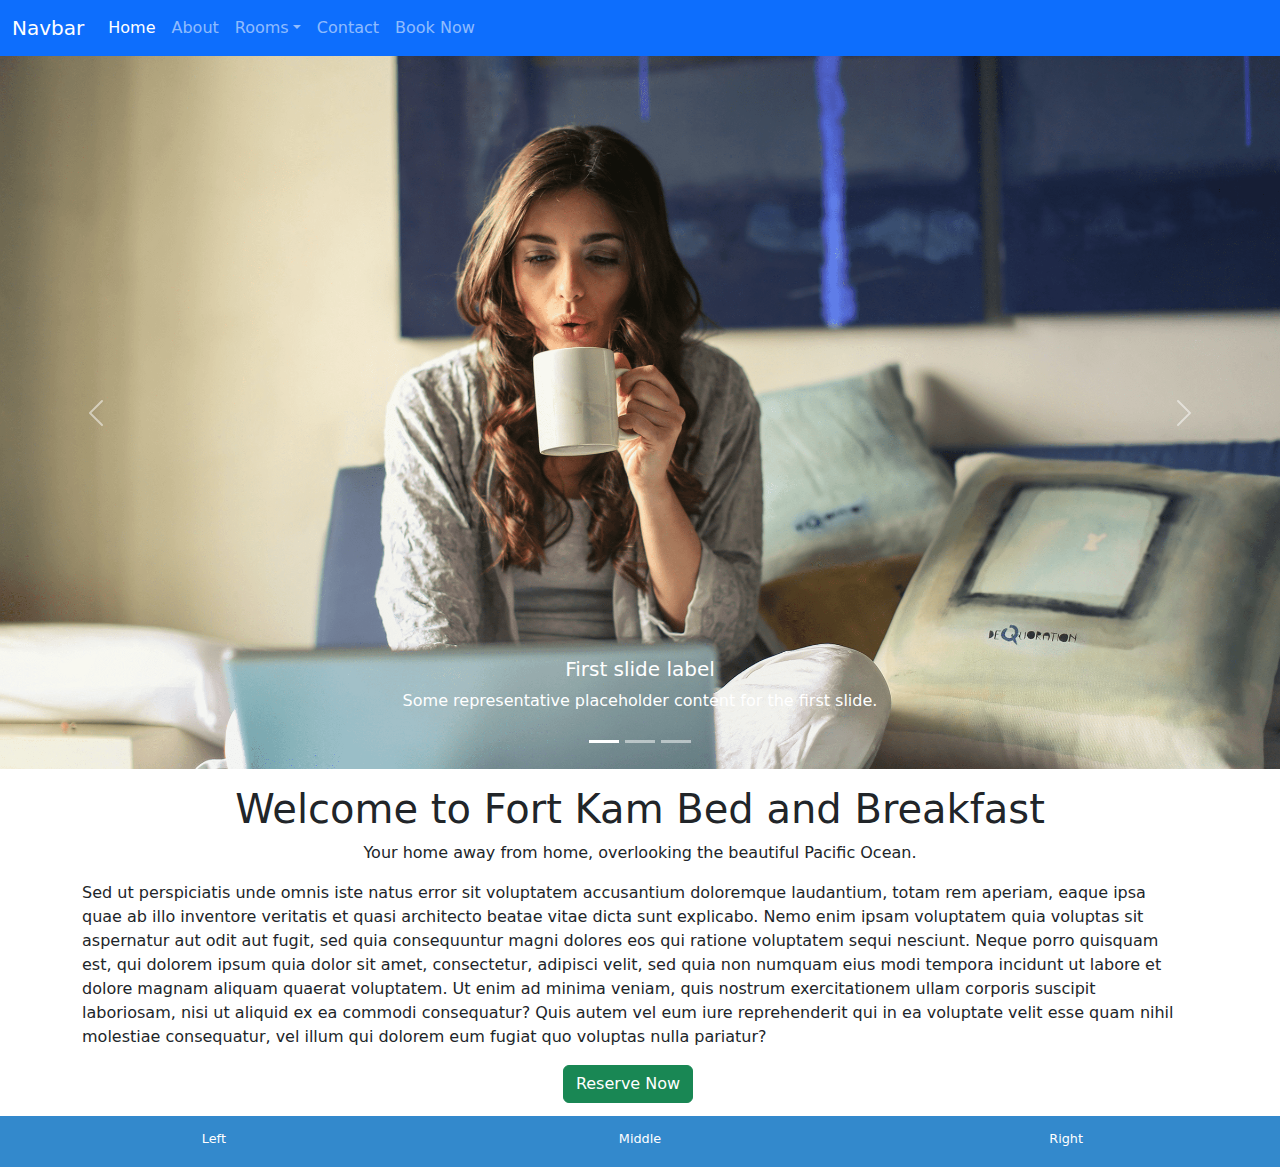
<file: html-source/index.html>
<!doctype html> 
<html lang="en">
<head> 
	<meta charset="utf-8">
	<meta name="viewport" content="width=device-width, initial-scale=1">  <meta charset="utf-8">
	<meta name="viewport" content="width=device-width, initial-scale=1">
	<title>Fort Kam B&B</title>
	<style>
		.my-footer {
			height: 4em;
			background-color: #3389CC;
			margin-top: 1em;
			padding: 1em;
			color: #FFFFFF;
			font-size: 80%;

		}
	</style>
	<!-- Bootstrap CSS Source -->
	<link href="https://cdn.jsdelivr.net/npm/bootstrap@5.3.3/dist/css/bootstrap.min.css" rel="stylesheet" integrity="sha384-QWTKZyjpPEjISv5WaRU9OFeRpok6YctnYmDr5pNlyT2bRjXh0JMhjY6hW+ALEwIH" crossorigin="anonymous">
</head>

<body>
<nav class="navbar navbar-expand-lg navbar-dark bg-primary">
  <div class="container-fluid">
    <a class="navbar-brand" href="#">Navbar</a>
    <button class="navbar-toggler" type="button" data-bs-toggle="collapse" data-bs-target="#navbarSupportedContent" aria-controls="navbarSupportedContent" aria-expanded="false" aria-label="Toggle navigation">
    	<span class="navbar-toggler-icon"></span>
    </button>
    <div class="collapse navbar-collapse" id="navbarSupportedContent">
    	<ul class="navbar-nav me-auto mb-2 mb-lg-0">
	        <li class="nav-item">
	        	<a class="nav-link active" aria-current="page" href="index.html">Home</a>
	        </li>
	        <li class="nav-item">
	        	<a class="nav-link" href="about.html">About</a>
	        </li>
	        <li class="nav-item dropdown">
	        	<a class="nav-link dropdown-toggle" href="#" role="button" data-bs-toggle="dropdown" aria-expanded="false">
	            Rooms</a>
		        <ul class="dropdown-menu">
		            <li><a class="dropdown-item" href="generals.html">Generals Quarters</a></li>
		            <li><a class="dropdown-item" href="majors.html">Majors Suite</a></li>
		        </ul>
	        </li>
	        <li class="nav-item">
	        	<a class="nav-link" href="contacts.html">Contact</a>
	        </li>
	        <li class="nav-item">
	        	<a class="nav-link" href="reservation.html">Book Now</a>
	        </li>
      	</ul>
    </div>
  </div>
</nav>

<!-- Main Carousel -->
<div id="main-carousel" class="carousel slide carousel-fade">
	<div class="carousel-indicators">
	    <button type="button" data-bs-target="#main-carousel" data-bs-slide-to="0" class="active" aria-current="true" aria-label="Slide 1"></button>
	    <button type="button" data-bs-target="#main-carousel" data-bs-slide-to="1" aria-label="Slide 2"></button>
	    <button type="button" data-bs-target="#main-carousel" data-bs-slide-to="2" aria-label="Slide 3"></button>
	</div>
	<div class="carousel-inner">
	    <div class="carousel-item active">
	      	<img src="static/images/woman-laptop.png" class="d-block w-100" alt="woman with laptop">
	      	<div class="carousel-caption d-none d-md-block">
	        	<h5>First slide label</h5>
	        	<p>Some representative placeholder content for the first slide.</p>
	      	</div>
	    </div>
	    <div class="carousel-item">
	      	<img src="static/images/tray.png" class="d-block w-100" alt="tray with coffee">
	      	<div class="carousel-caption d-none d-md-block">
	        	<h5>Second slide label</h5>
	        	<p>Some representative placeholder content for the second slide.</p>
	      	</div>
	    </div>
	    	<div class="carousel-item">
	     	<img src="static/images/outside.png" class="d-block w-100" alt="outside">
	      	<div class="carousel-caption d-none d-md-block">
	        	<h5>Third slide label</h5>
	        	<p>Some representative placeholder content for the third slide.</p>
      		</div>
    	</div>
  	</div>
  	<button class="carousel-control-prev" type="button" data-bs-target="#main-carousel" data-bs-slide="prev">
    	<span class="carousel-control-prev-icon" aria-hidden="true"></span>
    	<span class="visually-hidden">Previous</span>
  	</button>
  	<button class="carousel-control-next" type="button" data-bs-target="#main-carousel" data-bs-slide="next">
    	<span class="carousel-control-next-icon" aria-hidden="true"></span>
    	<span class="visually-hidden">Next</span>
  	</button>
</div>
		
<div class="container">
	<div class="row">
		<div class="col">
			<h1 class="text-center mt-3"> Welcome to Fort Kam Bed and Breakfast</h1>
			<p class="text-center">Your home away from home, overlooking the beautiful Pacific Ocean. 
		</div>
		<div class="row">
			<p>
			Sed ut perspiciatis unde omnis iste natus error sit voluptatem accusantium doloremque laudantium, totam rem aperiam, eaque ipsa quae ab illo inventore veritatis et quasi architecto beatae vitae dicta sunt explicabo. Nemo enim ipsam voluptatem quia voluptas sit aspernatur aut odit aut fugit, sed quia consequuntur magni dolores eos qui ratione voluptatem sequi nesciunt. Neque porro quisquam est, qui dolorem ipsum quia dolor sit amet, consectetur, adipisci velit, sed quia non numquam eius modi tempora incidunt ut labore et dolore magnam aliquam quaerat voluptatem. Ut enim ad minima veniam, quis nostrum exercitationem ullam corporis suscipit laboriosam, nisi ut aliquid ex ea commodi consequatur? Quis autem vel eum iure reprehenderit qui in ea voluptate velit esse quam nihil molestiae consequatur, vel illum qui dolorem eum fugiat quo voluptas nulla pariatur?
			</p>
		</div>
		<div class="row">
			<div class="col text-center">
				<a href="reservation.html" class="btn btn-success">Reserve Now</a>
			</div>
		</div>
	</div>
</div>



<!-- Footer -->

<footer class="my-footer text-center">
	<div class="row">
		<div class="col">
			Left
		</div>
		<div class="col">
			Middle
		</div>
		<div class="col">
			Right
		</div>
	</div>
</footer>


<!-- Bootstrap JS Source -->
<script src="https://cdn.jsdelivr.net/npm/bootstrap@5.3.3/dist/js/bootstrap.bundle.min.js" integrity="sha384-YvpcrYf0tY3lHB60NNkmXc5s9fDVZLESaAA55NDzOxhy9GkcIdslK1eN7N6jIeHz" crossorigin="anonymous"></script>

</body>
</html>
</file>
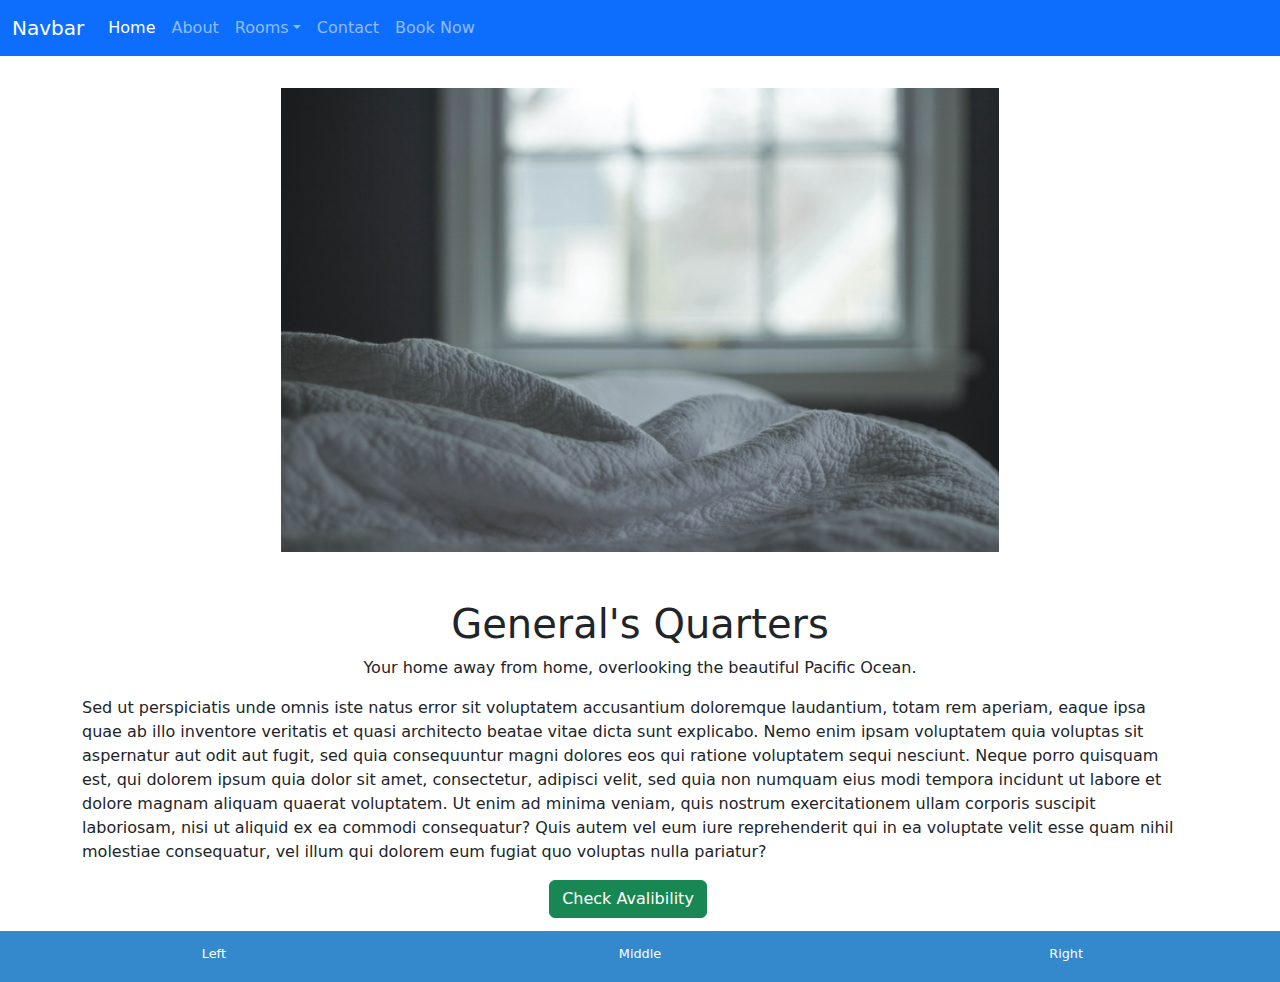
<file: html-source/generals.html>
<!doctype html> 
<html lang="en">
<head> 
	<meta charset="utf-8">
	<meta name="viewport" content="width=device-width, initial-scale=1">  <meta charset="utf-8">
	<meta name="viewport" content="width=device-width, initial-scale=1">
	<!-- Bootstrap CSS Source -->
	<link href="https://cdn.jsdelivr.net/npm/bootstrap@5.3.3/dist/css/bootstrap.min.css" rel="stylesheet" integrity="sha384-QWTKZyjpPEjISv5WaRU9OFeRpok6YctnYmDr5pNlyT2bRjXh0JMhjY6hW+ALEwIH" crossorigin="anonymous">
	<title>Fort Kam B&B</title>
	<style>
		.my-footer {
			height: 4em;
			background-color: #3389CC;
			margin-top: 1em;
			padding: 1em;
			color: #FFFFFF;
			font-size: 80%;

		}

		.room-image {
			max-width: 70%;
			padding: 2em;

		}
	</style>
	
</head>

<body>
<nav class="navbar navbar-expand-lg navbar-dark bg-primary">
  <div class="container-fluid">
    <a class="navbar-brand" href="#">Navbar</a>
    <button class="navbar-toggler" type="button" data-bs-toggle="collapse" data-bs-target="#navbarSupportedContent" aria-controls="navbarSupportedContent" aria-expanded="false" aria-label="Toggle navigation">
    	<span class="navbar-toggler-icon"></span>
    </button>
    <div class="collapse navbar-collapse" id="navbarSupportedContent">
    	<ul class="navbar-nav me-auto mb-2 mb-lg-0">
	        <li class="nav-item">
	        	<a class="nav-link active" aria-current="page" href="index.html">Home</a>
	        </li>
	        <li class="nav-item">
	        	<a class="nav-link" href="about.html">About</a>
	        </li>
	        <li class="nav-item dropdown">
	        	<a class="nav-link dropdown-toggle" href="#" role="button" data-bs-toggle="dropdown" aria-expanded="false">
	            Rooms</a>
		        <ul class="dropdown-menu">
		            <li><a class="dropdown-item" href="generals.html">Generals Quarters</a></li>
		            <li><a class="dropdown-item" href="majors.html">Majors Suite</a></li>
		        </ul>
	        </li>
	        <li class="nav-item">
	        	<a class="nav-link" href="contacts.html">Contact</a>
	        </li>
	        <li class="nav-item">
	        	<a class="nav-link" href="reservation.html">Book Now</a>
	        </li>
      	</ul>
    </div>
  </div>
</nav>

		
<div class="container">
	<div class="row">
		<div class="col">
			<img src="static/images/generals-quarters.png" class="img-fluid mx-auto d-block room-image" alt="room image">
		</div>
	</div>
	<div class="row">
		<div class="col">
			<h1 class="text-center mt-3"> General's Quarters</h1>
			<p class="text-center">Your home away from home, overlooking the beautiful Pacific Ocean. 
		</div>
		<div class="row">
			<p>
			Sed ut perspiciatis unde omnis iste natus error sit voluptatem accusantium doloremque laudantium, totam rem aperiam, eaque ipsa quae ab illo inventore veritatis et quasi architecto beatae vitae dicta sunt explicabo. Nemo enim ipsam voluptatem quia voluptas sit aspernatur aut odit aut fugit, sed quia consequuntur magni dolores eos qui ratione voluptatem sequi nesciunt. Neque porro quisquam est, qui dolorem ipsum quia dolor sit amet, consectetur, adipisci velit, sed quia non numquam eius modi tempora incidunt ut labore et dolore magnam aliquam quaerat voluptatem. Ut enim ad minima veniam, quis nostrum exercitationem ullam corporis suscipit laboriosam, nisi ut aliquid ex ea commodi consequatur? Quis autem vel eum iure reprehenderit qui in ea voluptate velit esse quam nihil molestiae consequatur, vel illum qui dolorem eum fugiat quo voluptas nulla pariatur?
			</p>
		</div>
		<div class="row">
			<div class="col text-center">
				<a href="reservation-gq.html" class="btn btn-success">Check Avalibility</a>
			</div>
		</div>
	</div>
</div>



<!-- Footer -->

<footer class="my-footer text-center">
	<div class="row">
		<div class="col">
			Left
		</div>
		<div class="col">
			Middle
		</div>
		<div class="col">
			Right
		</div>
	</div>
</footer>


<!-- Bootstrap JS Source -->
<script src="https://cdn.jsdelivr.net/npm/bootstrap@5.3.3/dist/js/bootstrap.bundle.min.js" integrity="sha384-YvpcrYf0tY3lHB60NNkmXc5s9fDVZLESaAA55NDzOxhy9GkcIdslK1eN7N6jIeHz" crossorigin="anonymous"></script>

</body>
</html>
</file>
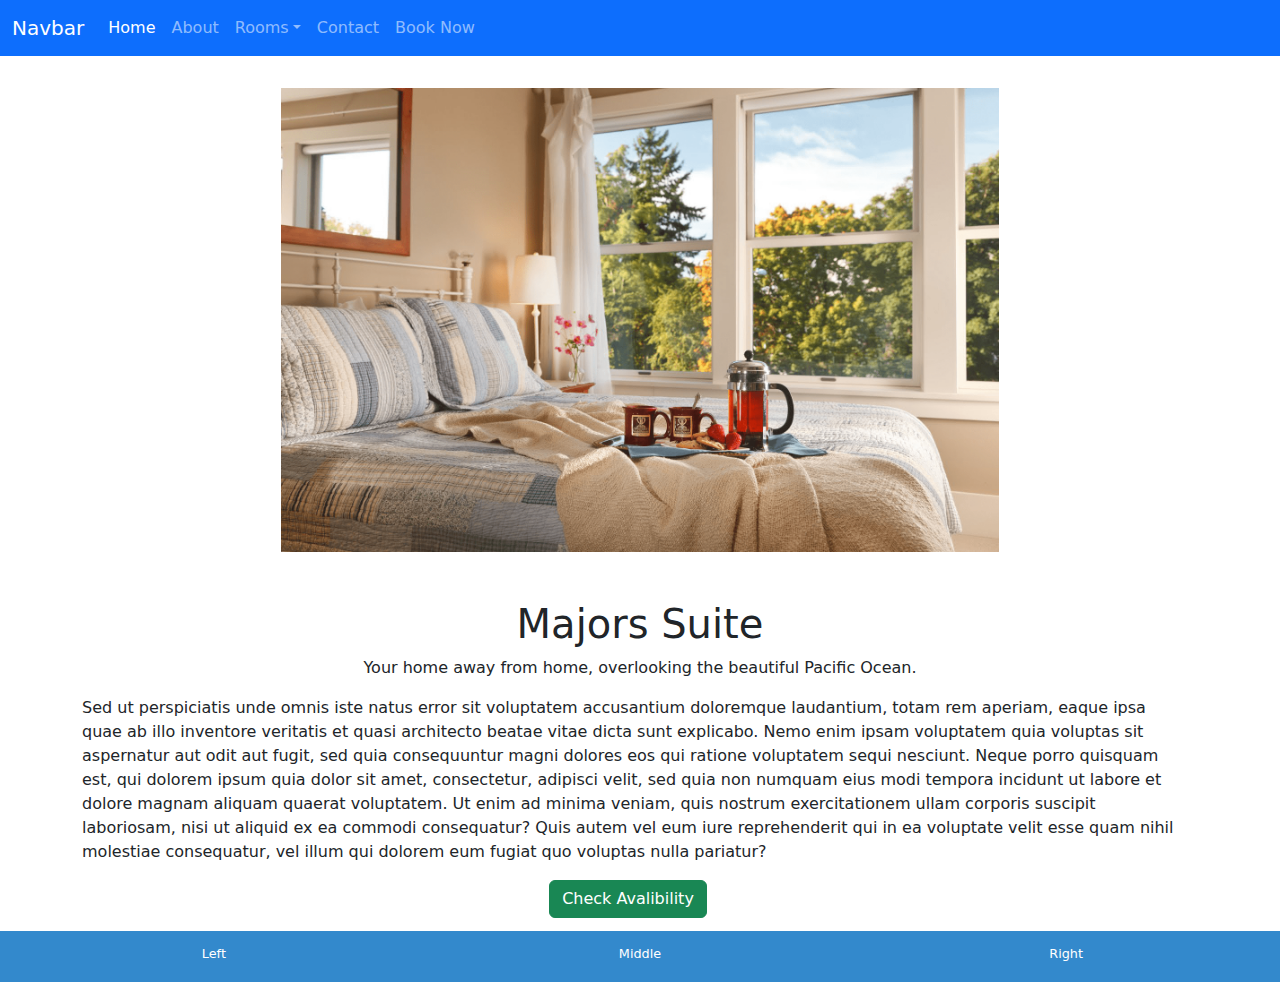
<file: html-source/majors.html>
<!doctype html> 
<html lang="en">
<head> 
	<meta charset="utf-8">
	<meta name="viewport" content="width=device-width, initial-scale=1">  <meta charset="utf-8">
	<meta name="viewport" content="width=device-width, initial-scale=1">
	<!-- Bootstrap CSS Source -->
	<link href="https://cdn.jsdelivr.net/npm/bootstrap@5.3.3/dist/css/bootstrap.min.css" rel="stylesheet" integrity="sha384-QWTKZyjpPEjISv5WaRU9OFeRpok6YctnYmDr5pNlyT2bRjXh0JMhjY6hW+ALEwIH" crossorigin="anonymous">
	<title>Fort Kam B&B</title>
	<style>
		.my-footer {
			height: 4em;
			background-color: #3389CC;
			margin-top: 1em;
			padding: 1em;
			color: #FFFFFF;
			font-size: 80%;

		}

		.room-image {
			max-width: 70%;
			padding: 2em;

		}
	</style>
	
</head>

<body>
<nav class="navbar navbar-expand-lg navbar-dark bg-primary">
  <div class="container-fluid">
    <a class="navbar-brand" href="#">Navbar</a>
    <button class="navbar-toggler" type="button" data-bs-toggle="collapse" data-bs-target="#navbarSupportedContent" aria-controls="navbarSupportedContent" aria-expanded="false" aria-label="Toggle navigation">
    	<span class="navbar-toggler-icon"></span>
    </button>
    <div class="collapse navbar-collapse" id="navbarSupportedContent">
    	<ul class="navbar-nav me-auto mb-2 mb-lg-0">
	        <li class="nav-item">
	        	<a class="nav-link active" aria-current="page" href="index.html">Home</a>
	        </li>
	        <li class="nav-item">
	        	<a class="nav-link" href="about.html">About</a>
	        </li>
	        <li class="nav-item dropdown">
	        	<a class="nav-link dropdown-toggle" href="#" role="button" data-bs-toggle="dropdown" aria-expanded="false">
	            Rooms</a>
		        <ul class="dropdown-menu">
		            <li><a class="dropdown-item" href="generals.html">Generals Quarters</a></li>
		            <li><a class="dropdown-item" href="majors.html">Major's Suite</a></li>
		        </ul>
	        </li>
	        <li class="nav-item">
	        	<a class="nav-link" href="contacts.html">Contact</a>
	        </li>
	        <li class="nav-item">
	        	<a class="nav-link" href="reservation.html">Book Now</a>
	        </li>
      	</ul>
    </div>
  </div>
</nav>

		
<div class="container">
	<div class="row">
		<div class="col">
			<img src="static/images/majors-suite.png" class="img-fluid mx-auto d-block room-image" alt="room image">
		</div>
	</div>
	<div class="row">
		<div class="col">
			<h1 class="text-center mt-3"> Majors Suite</h1>
			<p class="text-center">Your home away from home, overlooking the beautiful Pacific Ocean. 
		</div>
		<div class="row">
			<p>
			Sed ut perspiciatis unde omnis iste natus error sit voluptatem accusantium doloremque laudantium, totam rem aperiam, eaque ipsa quae ab illo inventore veritatis et quasi architecto beatae vitae dicta sunt explicabo. Nemo enim ipsam voluptatem quia voluptas sit aspernatur aut odit aut fugit, sed quia consequuntur magni dolores eos qui ratione voluptatem sequi nesciunt. Neque porro quisquam est, qui dolorem ipsum quia dolor sit amet, consectetur, adipisci velit, sed quia non numquam eius modi tempora incidunt ut labore et dolore magnam aliquam quaerat voluptatem. Ut enim ad minima veniam, quis nostrum exercitationem ullam corporis suscipit laboriosam, nisi ut aliquid ex ea commodi consequatur? Quis autem vel eum iure reprehenderit qui in ea voluptate velit esse quam nihil molestiae consequatur, vel illum qui dolorem eum fugiat quo voluptas nulla pariatur?
			</p>
		</div>
		<div class="row">
			<div class="col text-center">
				<a href="reservation-ms.html" class="btn btn-success">Check Avalibility</a>
			</div>
		</div>
	</div>
</div>



<!-- Footer -->

<footer class="my-footer text-center">
	<div class="row">
		<div class="col">
			Left
		</div>
		<div class="col">
			Middle
		</div>
		<div class="col">
			Right
		</div>
	</div>
</footer>


<!-- Bootstrap JS Source -->
<script src="https://cdn.jsdelivr.net/npm/bootstrap@5.3.3/dist/js/bootstrap.bundle.min.js" integrity="sha384-YvpcrYf0tY3lHB60NNkmXc5s9fDVZLESaAA55NDzOxhy9GkcIdslK1eN7N6jIeHz" crossorigin="anonymous"></script>

</body>
</html>
</file>
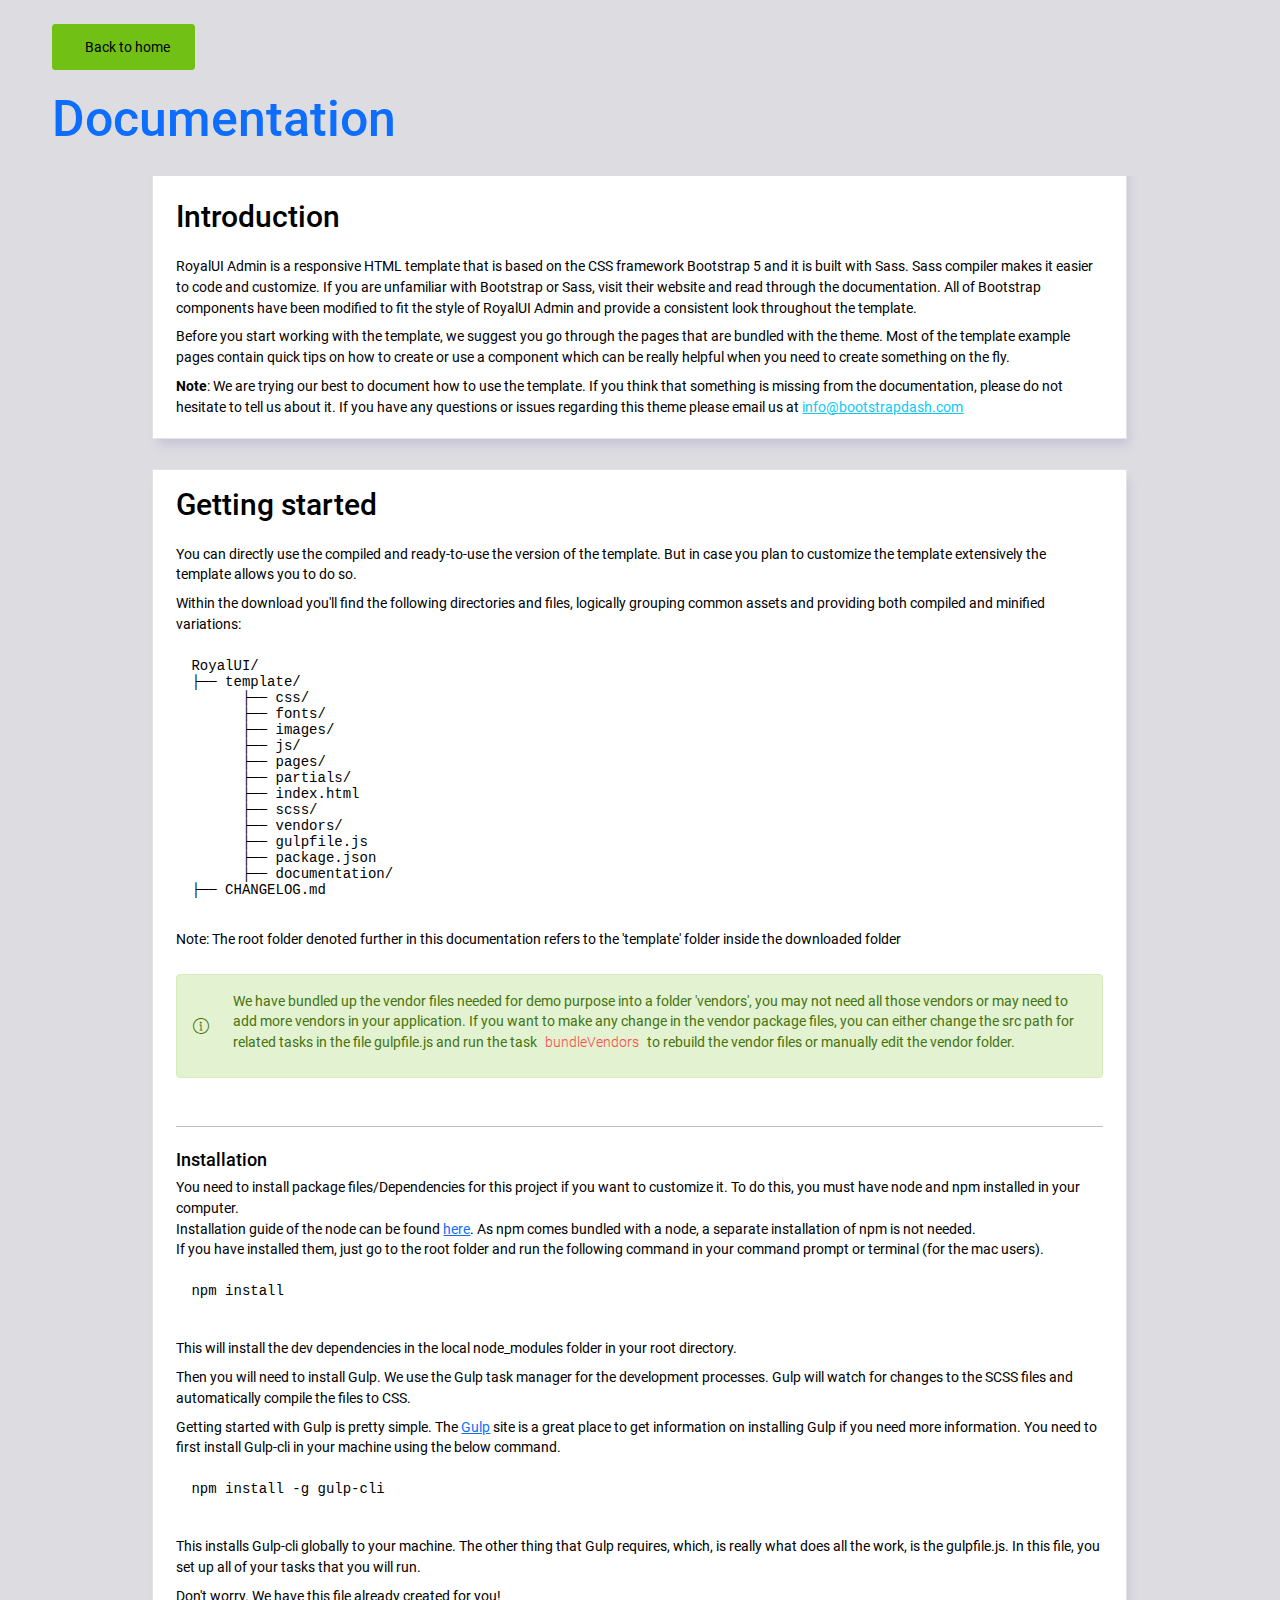
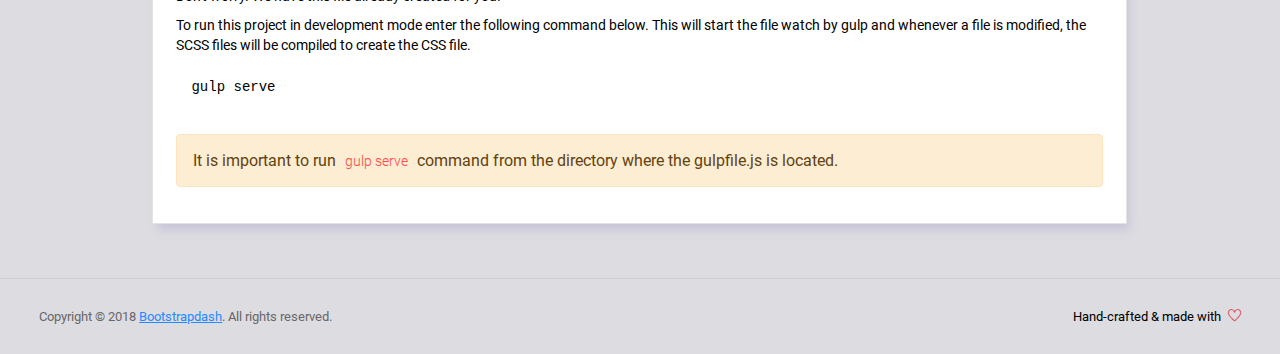
<file: static/admin/documentation/documentation.html>
<!DOCTYPE html>
<html lang="en">

<head>
  <!-- Required meta tags -->
  <meta charset="utf-8">
  <meta name="viewport" content="width=device-width, initial-scale=1, shrink-to-fit=no">
  <title>RoyalUI Admin Dashboard</title>
  <!-- plugins:css -->
  <link rel="stylesheet" href="../vendors/ti-icons/css/themify-icons.css">
  <link rel="stylesheet" href="../vendors/base/vendor.bundle.base.css">
  <!-- endinject -->
  <!-- plugin css for this page -->
  <!-- End plugin css for this page -->
  <!-- inject:css -->
  <link rel="stylesheet" href="../css/style.css">
  <!-- endinject -->
  <link rel="shortcut icon" href="../images/favicon.png" />
</head>

<body>
  <div class="container-scroller">
    <div class="container-fluid page-body-wrapper full-page-wrapper">
      <div class="main-panel w-100  documentation">
        <div class="content-wrapper">
          <div class="container-fluid">
            <div class="row">
              <div class="col-12 doc-header">
                <a class="btn btn-success" href="../index.html"><i class="mdi mdi-home me-2"></i>Back to home</a>
                <h1 class="text-primary mt-4">Documentation</h1>
              </div>
            </div>
            <div class="row doc-content">
              <div class="col-12 col-md-10 offset-md-1">
                <div class="col-12 grid-margin" id="doc-intro">
                    <div class="card">
                        <div class="card-body">
                            <h3 class="mb-4 mt-4">Introduction</h3>
                            <p>RoyalUI Admin is a responsive HTML template that is based on the CSS framework Bootstrap 5 and it is built with Sass. Sass compiler makes it easier to code and customize. If you are unfamiliar with Bootstrap or Sass, visit their
                                website and read through the documentation. All of Bootstrap components have been modified to fit the style of RoyalUI Admin and provide a consistent look throughout the template.</p>
                            <p>Before you start working with the template, we suggest you go through the pages that are bundled with the theme. Most of the template example pages contain quick tips on how to create or use a component which can
                                be really helpful when you need to create something on the fly.</p>
                            <p class="d-inline"><strong>Note</strong>: We are trying our best to document how to use the template. If you think that something is missing from the documentation, please do not hesitate to tell us about it. If you have any questions or issues regarding this theme please email us at <a class="d-inline text-info" href="mailto:info@bootstrapdash.com">info@bootstrapdash.com</a></p>
                        </div>
                    </div>
                </div>
                <div class="col-12 grid-margin" id="doc-started">
                    <div class="card">
                        <div class="card-body">
                            <h3 class="mb-4">Getting started</h3>
                            <p>You can directly use the compiled and ready-to-use the version of the template. But in case you plan to customize the template extensively the template allows you to do so.</p>
                            <p>Within the download you'll find the following directories and files, logically grouping common assets and providing both compiled and minified variations:</p>
                            <pre>
RoyalUI/
├── template/
      ├── css/
      ├── fonts/
      ├── images/
      ├── js/
      ├── pages/
      ├── partials/
      ├── index.html
      ├── scss/
      ├── vendors/
      ├── gulpfile.js
      ├── package.json                           
      ├── documentation/
├── CHANGELOG.md</pre>
                            <p class="mt-1">Note: The root folder denoted further in this documentation refers to the 'template' folder inside the downloaded folder</p>
                            <div class="alert alert-success mt-4 d-flex align-items-center" role="alert">
                              <i class="ti-info-alt me-4"></i>
                              <p>We have bundled up the vendor files needed for demo purpose into a folder 'vendors', you may not need all those vendors or may need to add more vendors in your application. If you want to make any change in the vendor package files, you can either change the src path for related tasks in the file gulpfile.js and run the task <code> bundleVendors </code> to rebuild the vendor files or manually edit the vendor folder.</p>
                            </div>
                            <hr class="mt-5">
                            <h4 class="mt-4">Installation</h4>
                            <p class="mb-0">
                              You need to install package files/Dependencies for this project if you want to customize it. To do this, you must have <span class="font-weight-bold">node and npm</span> installed in your computer.
                            </p>
                            <p class="mb-0">Installation guide of the node can be found <a href="https://nodejs.org/en/">here</a>. As npm comes bundled with a node, a separate installation of npm is not needed.</p>
                            <p>
                                If you have installed them, just go to the root folder and run the following command in your command prompt or terminal (for the mac users).
                            </p>
                            <pre class="shell-mode">
npm install</pre>
                            <p class="mt-4">
                              This will install the dev dependencies in the local <span class="font-weight-bold">node_modules</span> folder in your root directory.
                            </p>
                            <p class="mt-2">
                              Then you will need to install <span class="font-weight-bold">Gulp</span>. We use the Gulp task manager for the development processes. Gulp will watch for changes to the SCSS files and automatically compile the files to CSS.
                            </p>
                            <p>Getting started with Gulp is pretty simple. The <a href="https://gulpjs.com/" target="_blank">Gulp</a> site is a great place to get information on installing Gulp if you need more information. You need to first install Gulp-cli in your machine using the below command.</p>
                            <pre class="shell-mode">
npm install -g gulp-cli</pre>
                            <p class="mt-4">This installs Gulp-cli globally to your machine. The other thing that Gulp requires, which, is really what does all the work, is the gulpfile.js. In this file, you set up all of your tasks that you will run.</p>
                            <p>Don't worry. We have this file already created for you!</p>
                            <p>To run this project in development mode enter the following command below. This will start the file watch by gulp and whenever a file is modified, the SCSS files will be compiled to create the CSS file.</p>
<pre class="shell-mode">
gulp serve</pre>           
                            <div class="alert alert-warning mt-4" role="alert">
                              <i class="ti-info-alt-outline"></i>It is important to run <code>gulp serve</code> command from the directory where the gulpfile.js is located.
                            </div>
                        </div>
                    </div>
                </div>
              </div>
            </div>
          </div>
        </div>
        <!-- partial:../partials/_footer.html -->

        <footer class="footer">
          <div class="d-sm-flex justify-content-center justify-content-sm-between">
            <span class="text-muted text-center text-sm-left d-block d-sm-inline-block">Copyright © 2018 <a href="https://www.bootstrapdash.com/" target="_blank">Bootstrapdash</a>. All rights reserved.</span>
            <span class="float-none float-sm-right d-block mt-1 mt-sm-0 text-center">Hand-crafted & made with <i class="ti-heart text-danger ms-1"></i></span>
          </div>
        </footer>

        <!-- partial -->
      </div>
    </div>
  </div>
<!-- plugins:js -->
<script src="../vendors/base/vendor.bundle.base.js"></script>
<!-- endinject -->
<!-- inject:js -->
<script src="../js/off-canvas.js"></script>
<script src="../js/hoverable-collapse.js"></script>
<script src="../js/template.js"></script>
<script src="../js/todolist.js"></script>
<!-- endinject -->
<!-- Custom js for this page-->
<script src="../js/documentation.js"></script> 
<!-- End custom js for this page-->
</body>

</html>
</file>
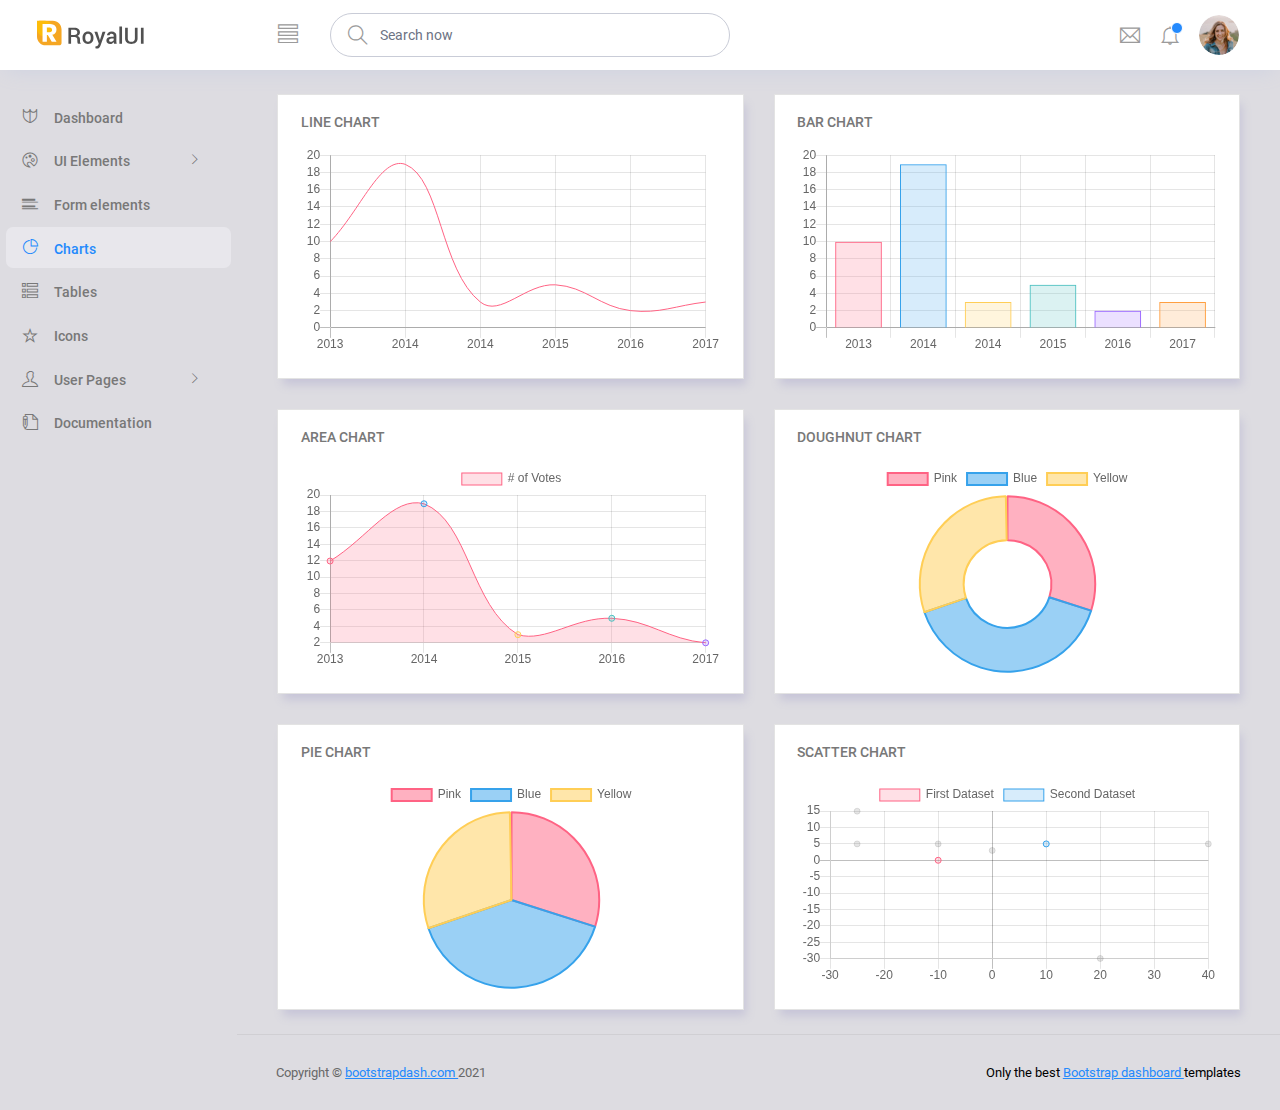
<file: static/admin/pages/charts/chartjs.html>
<!DOCTYPE html>
<html lang="en">

<head>
  <!-- Required meta tags -->
  <meta charset="utf-8">
  <meta name="viewport" content="width=device-width, initial-scale=1, shrink-to-fit=no">
  <title>RoyalUI Admin</title>
  <!-- plugins:css -->
  <link rel="stylesheet" href="../../vendors/ti-icons/css/themify-icons.css">
  <link rel="stylesheet" href="../../vendors/base/vendor.bundle.base.css">
  <!-- endinject -->
  <!-- inject:css -->
  <link rel="stylesheet" href="../../css/style.css">
  <!-- endinject -->
  <link rel="shortcut icon" href="../../images/favicon.png" />
</head>

<body>
  <div class="container-scroller">
    <!-- partial:../../partials/_navbar.html -->
    <nav class="navbar col-lg-12 col-12 p-0 fixed-top d-flex flex-row">
      <div class="text-center navbar-brand-wrapper d-flex align-items-center justify-content-center">
        <a class="navbar-brand brand-logo me-5" href="../../index.html"><img src="../../images/logo.svg" class="me-2" alt="logo"/></a>
        <a class="navbar-brand brand-logo-mini" href="../../index.html"><img src="../../images/logo-mini.svg" alt="logo"/></a>
      </div>
      <div class="navbar-menu-wrapper d-flex align-items-center justify-content-end">
        <button class="navbar-toggler navbar-toggler align-self-center" type="button" data-toggle="minimize">
          <span class="ti-view-list"></span>
        </button>
        <ul class="navbar-nav mr-lg-2">
          <li class="nav-item nav-search d-none d-lg-block">
            <div class="input-group">
              <div class="input-group-prepend hover-cursor" id="navbar-search-icon">
                <span class="input-group-text" id="search">
                  <i class="ti-search"></i>
                </span>
              </div>
              <input type="text" class="form-control" id="navbar-search-input" placeholder="Search now" aria-label="search" aria-describedby="search">
            </div>
          </li>
        </ul>
        <ul class="navbar-nav navbar-nav-right">
          <li class="nav-item dropdown me-1">
            <a class="nav-link count-indicator dropdown-toggle d-flex justify-content-center align-items-center" id="messageDropdown" href="#" data-bs-toggle="dropdown">
              <i class="ti-email mx-0"></i>
            </a>
            <div class="dropdown-menu dropdown-menu-right navbar-dropdown" aria-labelledby="messageDropdown">
              <p class="mb-0 font-weight-normal float-left dropdown-header">Messages</p>
              <a class="dropdown-item">
                <div class="item-thumbnail">
                    <img src="../../images/faces/face4.jpg" alt="image" class="profile-pic">
                </div>
                <div class="item-content flex-grow">
                  <h6 class="ellipsis font-weight-normal">David Grey
                  </h6>
                  <p class="font-weight-light small-text text-muted mb-0">
                    The meeting is cancelled
                  </p>
                </div>
              </a>
              <a class="dropdown-item">
                <div class="item-thumbnail">
                    <img src="../../images/faces/face2.jpg" alt="image" class="profile-pic">
                </div>
                <div class="item-content flex-grow">
                  <h6 class="ellipsis font-weight-normal">Tim Cook
                  </h6>
                  <p class="font-weight-light small-text text-muted mb-0">
                    New product launch
                  </p>
                </div>
              </a>
              <a class="dropdown-item">
                <div class="item-thumbnail">
                    <img src="../../images/faces/face3.jpg" alt="image" class="profile-pic">
                </div>
                <div class="item-content flex-grow">
                  <h6 class="ellipsis font-weight-normal"> Johnson
                  </h6>
                  <p class="font-weight-light small-text text-muted mb-0">
                    Upcoming board meeting
                  </p>
                </div>
              </a>
            </div>
          </li>
          <li class="nav-item dropdown">
            <a class="nav-link count-indicator dropdown-toggle" id="notificationDropdown" href="#" data-bs-toggle="dropdown">
              <i class="ti-bell mx-0"></i>
              <span class="count"></span>
            </a>
            <div class="dropdown-menu dropdown-menu-right navbar-dropdown" aria-labelledby="notificationDropdown">
              <p class="mb-0 font-weight-normal float-left dropdown-header">Notifications</p>
              <a class="dropdown-item">
                <div class="item-thumbnail">
                  <div class="item-icon bg-success">
                    <i class="ti-info-alt mx-0"></i>
                  </div>
                </div>
                <div class="item-content">
                  <h6 class="font-weight-normal">Application Error</h6>
                  <p class="font-weight-light small-text mb-0 text-muted">
                    Just now
                  </p>
                </div>
              </a>
              <a class="dropdown-item">
                <div class="item-thumbnail">
                  <div class="item-icon bg-warning">
                    <i class="ti-settings mx-0"></i>
                  </div>
                </div>
                <div class="item-content">
                  <h6 class="font-weight-normal">Settings</h6>
                  <p class="font-weight-light small-text mb-0 text-muted">
                    Private message
                  </p>
                </div>
              </a>
              <a class="dropdown-item">
                <div class="item-thumbnail">
                  <div class="item-icon bg-info">
                    <i class="ti-user mx-0"></i>
                  </div>
                </div>
                <div class="item-content">
                  <h6 class="font-weight-normal">New user registration</h6>
                  <p class="font-weight-light small-text mb-0 text-muted">
                    2 days ago
                  </p>
                </div>
              </a>
            </div>
          </li>
          <li class="nav-item nav-profile dropdown">
            <a class="nav-link dropdown-toggle" href="#" data-bs-toggle="dropdown" id="profileDropdown">
              <img src="../../images/faces/face28.jpg" alt="profile"/>
            </a>
            <div class="dropdown-menu dropdown-menu-right navbar-dropdown" aria-labelledby="profileDropdown">
              <a class="dropdown-item">
                <i class="ti-settings text-primary"></i>
                Settings
              </a>
              <a class="dropdown-item">
                <i class="ti-power-off text-primary"></i>
                Logout
              </a>
            </div>
          </li>
        </ul>
        <button class="navbar-toggler navbar-toggler-right d-lg-none align-self-center" type="button" data-toggle="offcanvas">
          <span class="ti-view-list"></span>
        </button>
      </div>
    </nav>
    <!-- partial -->
    <div class="container-fluid page-body-wrapper">
      <!-- partial:../../partials/_sidebar.html -->
      <nav class="sidebar sidebar-offcanvas" id="sidebar">
        <ul class="nav">
          <li class="nav-item">
            <a class="nav-link" href="../../index.html">
              <i class="ti-shield menu-icon"></i>
              <span class="menu-title">Dashboard</span>
            </a>
          </li>
          <li class="nav-item">
            <a class="nav-link" data-bs-toggle="collapse" href="#ui-basic" aria-expanded="false" aria-controls="ui-basic">
              <i class="ti-palette menu-icon"></i>
              <span class="menu-title">UI Elements</span>
              <i class="menu-arrow"></i>
            </a>
            <div class="collapse" id="ui-basic">
              <ul class="nav flex-column sub-menu">
                <li class="nav-item"> <a class="nav-link" href="../../pages/ui-features/buttons.html">Buttons</a></li>
                <li class="nav-item"> <a class="nav-link" href="../../pages/ui-features/typography.html">Typography</a></li>
              </ul>
            </div>
          </li>
          <li class="nav-item">
            <a class="nav-link" href="../../pages/forms/basic_elements.html">
              <i class="ti-layout-list-post menu-icon"></i>
              <span class="menu-title">Form elements</span>
            </a>
          </li>
          <li class="nav-item">
            <a class="nav-link" href="../../pages/charts/chartjs.html">
              <i class="ti-pie-chart menu-icon"></i>
              <span class="menu-title">Charts</span>
            </a>
          </li>
          <li class="nav-item">
            <a class="nav-link" href="../../pages/tables/basic-table.html">
              <i class="ti-view-list-alt menu-icon"></i>
              <span class="menu-title">Tables</span>
            </a>
          </li>
          <li class="nav-item">
            <a class="nav-link" href="../../pages/icons/themify.html">
              <i class="ti-star menu-icon"></i>
              <span class="menu-title">Icons</span>
            </a>
          </li>
          <li class="nav-item">
            <a class="nav-link" data-bs-toggle="collapse" href="#auth" aria-expanded="false" aria-controls="auth">
              <i class="ti-user menu-icon"></i>
              <span class="menu-title">User Pages</span>
              <i class="menu-arrow"></i>
            </a>
            <div class="collapse" id="auth">
              <ul class="nav flex-column sub-menu">
                <li class="nav-item"> <a class="nav-link" href="../../pages/samples/login.html"> Login </a></li>
                <li class="nav-item"> <a class="nav-link" href="../../pages/samples/login-2.html"> Login 2 </a></li>
                <li class="nav-item"> <a class="nav-link" href="../../pages/samples/register.html"> Register </a></li>
                <li class="nav-item"> <a class="nav-link" href="../../pages/samples/register-2.html"> Register 2 </a></li>
                <li class="nav-item"> <a class="nav-link" href="../../pages/samples/lock-screen.html"> Lockscreen </a></li>
              </ul>
            </div>
          </li>
          <li class="nav-item">
            <a class="nav-link" href="../../documentation/documentation.html">
              <i class="ti-write menu-icon"></i>
              <span class="menu-title">Documentation</span>
            </a>
          </li>
        </ul>
      </nav>
      <!-- partial -->
      <div class="main-panel">
        <div class="content-wrapper">
          <div class="row">
            <div class="col-lg-6 grid-margin stretch-card">
              <div class="card">
                <div class="card-body">
                  <h4 class="card-title">Line chart</h4>
                  <canvas id="lineChart"></canvas>
                </div>
              </div>
            </div>
            <div class="col-lg-6 grid-margin stretch-card">
              <div class="card">
                <div class="card-body">
                  <h4 class="card-title">Bar chart</h4>
                  <canvas id="barChart"></canvas>
                </div>
              </div>
            </div>
          </div>
          <div class="row">
            <div class="col-lg-6 grid-margin stretch-card">
              <div class="card">
                <div class="card-body">
                  <h4 class="card-title">Area chart</h4>
                  <canvas id="areaChart"></canvas>
                </div>
              </div>
            </div>
            <div class="col-lg-6 grid-margin stretch-card">
              <div class="card">
                <div class="card-body">
                  <h4 class="card-title">Doughnut chart</h4>
                  <canvas id="doughnutChart"></canvas>
                </div>
              </div>
            </div>
          </div>
          <div class="row">
            <div class="col-lg-6 grid-margin grid-margin-lg-0 stretch-card">
              <div class="card">
                <div class="card-body">
                  <h4 class="card-title">Pie chart</h4>
                  <canvas id="pieChart"></canvas>
                </div>
              </div>
            </div>
            <div class="col-lg-6 grid-margin grid-margin-lg-0 stretch-card">
              <div class="card">
                <div class="card-body">
                  <h4 class="card-title">Scatter chart</h4>
                  <canvas id="scatterChart"></canvas>
                </div>
              </div>
            </div>
          </div>
        </div>
        <!-- content-wrapper ends -->
        <!-- partial:../../partials/_footer.html -->
        <footer class="footer">
          <div class="d-sm-flex justify-content-center justify-content-sm-between">
            <span class="text-muted text-center text-sm-left d-block d-sm-inline-block">Copyright © <a href="https://www.bootstrapdash.com/" target="_blank">bootstrapdash.com </a>2021</span>
            <span class="float-none float-sm-right d-block mt-1 mt-sm-0 text-center">Only the best <a href="https://www.bootstrapdash.com/" target="_blank"> Bootstrap dashboard </a> templates</span>
          </div>
        </footer>
        <!-- partial -->
      </div>
      <!-- main-panel ends -->
    </div>
    <!-- page-body-wrapper ends -->
  </div>
  <!-- container-scroller -->
  <!-- plugins:js -->
  <script src="../../vendors/base/vendor.bundle.base.js"></script>
  <!-- endinject -->
  <!-- Plugin js for this page-->
  <script src="../../vendors/chart.js/Chart.min.js"></script>
  <!-- End plugin js for this page-->
  <!-- inject:js -->
  <script src="../../js/off-canvas.js"></script>
  <script src="../../js/hoverable-collapse.js"></script>
  <script src="../../js/template.js"></script>
  <script src="../../js/todolist.js"></script>
  <!-- endinject -->
  <!-- Custom js for this page-->
  <script src="../../js/chart.js"></script>
  <!-- End custom js for this page-->
</body>

</html>
</file>
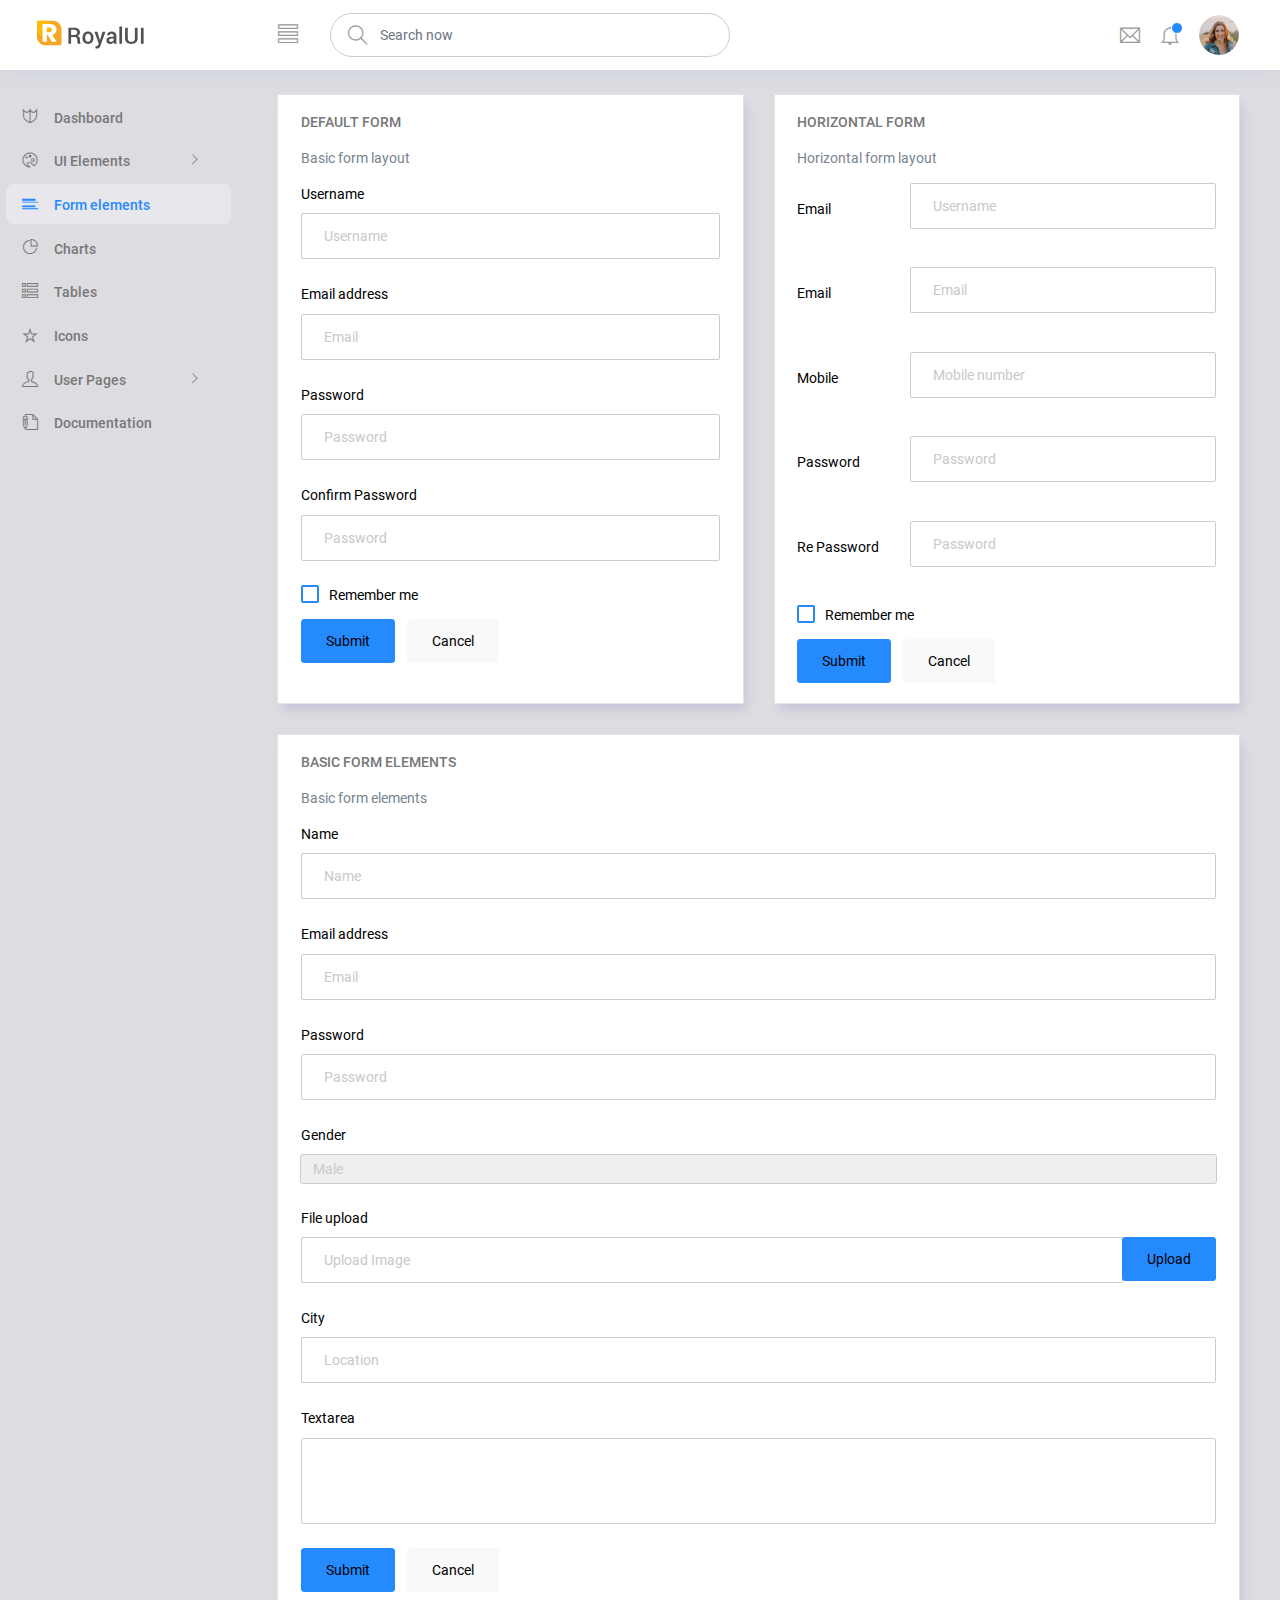
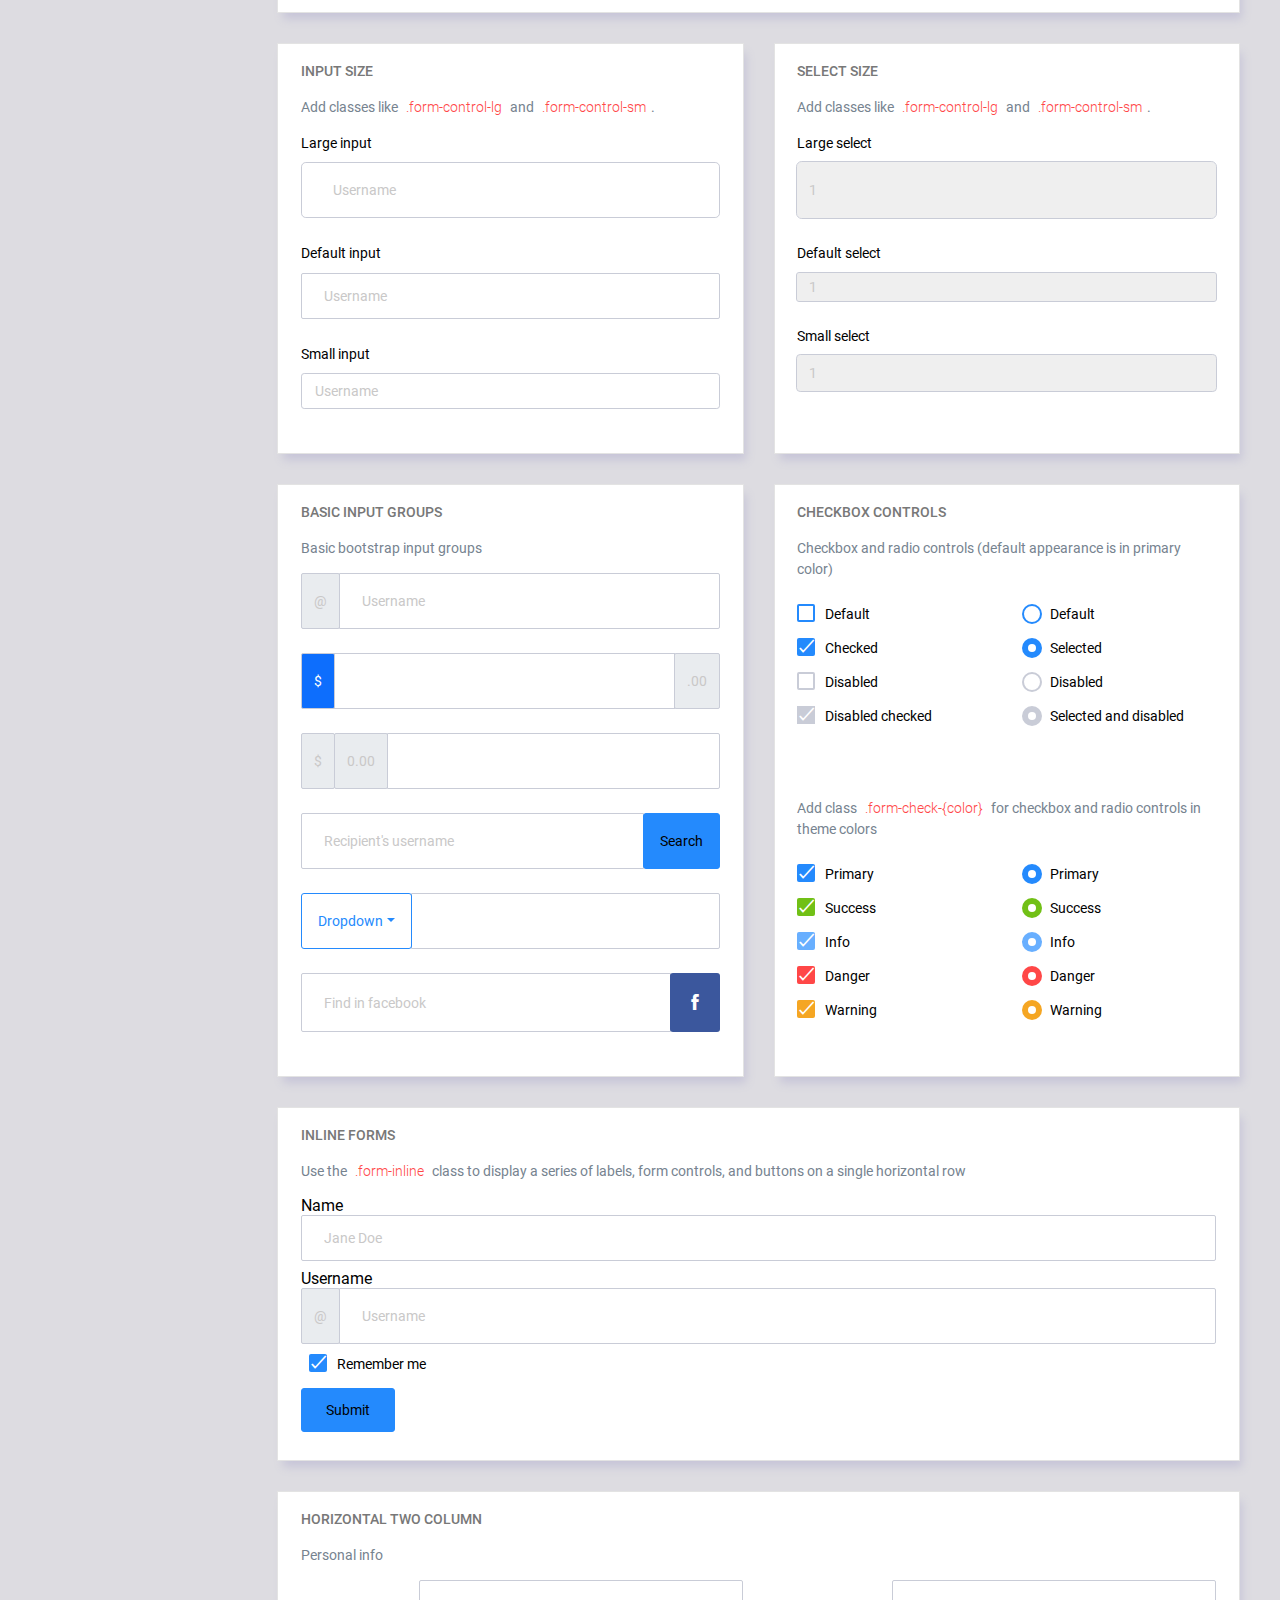
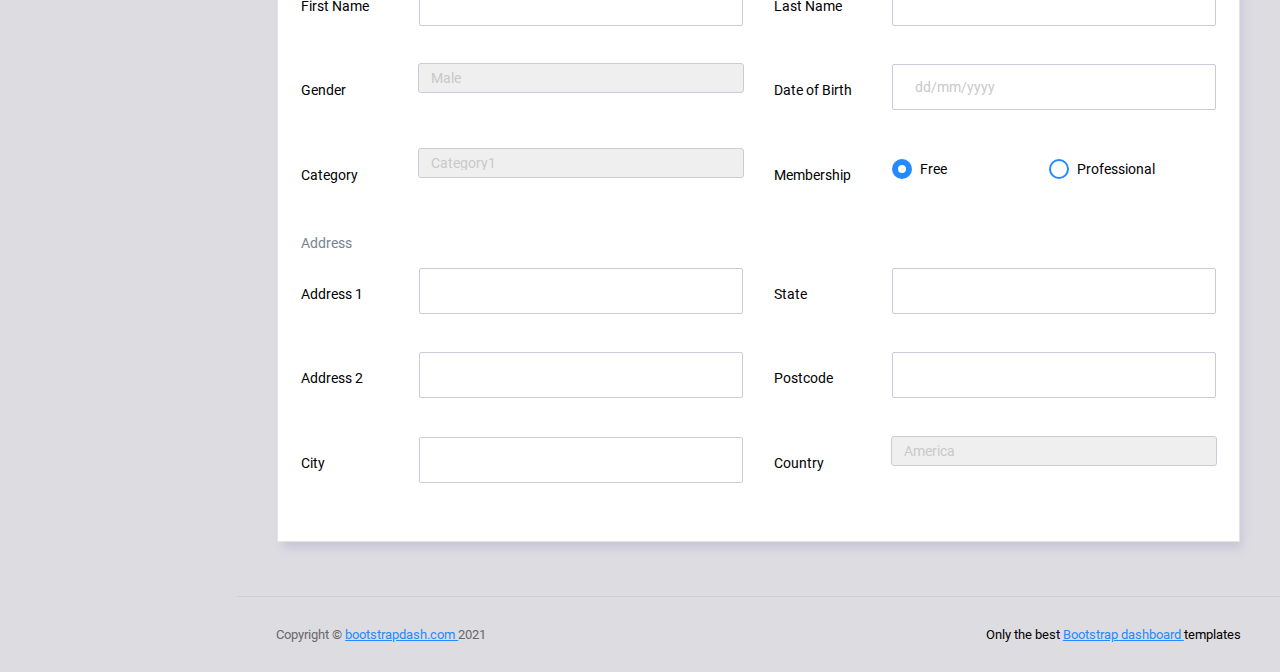
<file: static/admin/pages/forms/basic_elements.html>
<!DOCTYPE html>
<html lang="en">

<head>
  <!-- Required meta tags -->
  <meta charset="utf-8">
  <meta name="viewport" content="width=device-width, initial-scale=1, shrink-to-fit=no">
  <title>RoyalUI Admin</title>
  <!-- plugins:css -->
  <link rel="stylesheet" href="../../vendors/ti-icons/css/themify-icons.css">
  <link rel="stylesheet" href="../../vendors/base/vendor.bundle.base.css">
  <!-- endinject -->
  <!-- plugin css for this page -->
  <!-- End plugin css for this page -->
  <!-- inject:css -->
  <link rel="stylesheet" href="../../css/style.css">
  <!-- endinject -->
  <link rel="shortcut icon" href="../../images/favicon.png" />
</head>

<body>
  <div class="container-scroller">
    <!-- partial:../../partials/_navbar.html -->
    <nav class="navbar col-lg-12 col-12 p-0 fixed-top d-flex flex-row">
      <div class="text-center navbar-brand-wrapper d-flex align-items-center justify-content-center">
        <a class="navbar-brand brand-logo me-5" href="../../index.html"><img src="../../images/logo.svg" class="me-2" alt="logo"/></a>
        <a class="navbar-brand brand-logo-mini" href="../../index.html"><img src="../../images/logo-mini.svg" alt="logo"/></a>
      </div>
      <div class="navbar-menu-wrapper d-flex align-items-center justify-content-end">
        <button class="navbar-toggler navbar-toggler align-self-center" type="button" data-toggle="minimize">
          <span class="ti-view-list"></span>
        </button>
        <ul class="navbar-nav mr-lg-2">
          <li class="nav-item nav-search d-none d-lg-block">
            <div class="input-group">
              <div class="input-group-prepend hover-cursor" id="navbar-search-icon">
                <span class="input-group-text" id="search">
                  <i class="ti-search"></i>
                </span>
              </div>
              <input type="text" class="form-control" id="navbar-search-input" placeholder="Search now" aria-label="search" aria-describedby="search">
            </div>
          </li>
        </ul>
        <ul class="navbar-nav navbar-nav-right">
          <li class="nav-item dropdown me-1">
            <a class="nav-link count-indicator dropdown-toggle d-flex justify-content-center align-items-center" id="messageDropdown" href="#" data-bs-toggle="dropdown">
              <i class="ti-email mx-0"></i>
            </a>
            <div class="dropdown-menu dropdown-menu-right navbar-dropdown" aria-labelledby="messageDropdown">
              <p class="mb-0 font-weight-normal float-left dropdown-header">Messages</p>
              <a class="dropdown-item">
                <div class="item-thumbnail">
                    <img src="../../images/faces/face4.jpg" alt="image" class="profile-pic">
                </div>
                <div class="item-content flex-grow">
                  <h6 class="ellipsis font-weight-normal">David Grey
                  </h6>
                  <p class="font-weight-light small-text text-muted mb-0">
                    The meeting is cancelled
                  </p>
                </div>
              </a>
              <a class="dropdown-item">
                <div class="item-thumbnail">
                    <img src="../../images/faces/face2.jpg" alt="image" class="profile-pic">
                </div>
                <div class="item-content flex-grow">
                  <h6 class="ellipsis font-weight-normal">Tim Cook
                  </h6>
                  <p class="font-weight-light small-text text-muted mb-0">
                    New product launch
                  </p>
                </div>
              </a>
              <a class="dropdown-item">
                <div class="item-thumbnail">
                    <img src="../../images/faces/face3.jpg" alt="image" class="profile-pic">
                </div>
                <div class="item-content flex-grow">
                  <h6 class="ellipsis font-weight-normal"> Johnson
                  </h6>
                  <p class="font-weight-light small-text text-muted mb-0">
                    Upcoming board meeting
                  </p>
                </div>
              </a>
            </div>
          </li>
          <li class="nav-item dropdown">
            <a class="nav-link count-indicator dropdown-toggle" id="notificationDropdown" href="#" data-bs-toggle="dropdown">
              <i class="ti-bell mx-0"></i>
              <span class="count"></span>
            </a>
            <div class="dropdown-menu dropdown-menu-right navbar-dropdown" aria-labelledby="notificationDropdown">
              <p class="mb-0 font-weight-normal float-left dropdown-header">Notifications</p>
              <a class="dropdown-item">
                <div class="item-thumbnail">
                  <div class="item-icon bg-success">
                    <i class="ti-info-alt mx-0"></i>
                  </div>
                </div>
                <div class="item-content">
                  <h6 class="font-weight-normal">Application Error</h6>
                  <p class="font-weight-light small-text mb-0 text-muted">
                    Just now
                  </p>
                </div>
              </a>
              <a class="dropdown-item">
                <div class="item-thumbnail">
                  <div class="item-icon bg-warning">
                    <i class="ti-settings mx-0"></i>
                  </div>
                </div>
                <div class="item-content">
                  <h6 class="font-weight-normal">Settings</h6>
                  <p class="font-weight-light small-text mb-0 text-muted">
                    Private message
                  </p>
                </div>
              </a>
              <a class="dropdown-item">
                <div class="item-thumbnail">
                  <div class="item-icon bg-info">
                    <i class="ti-user mx-0"></i>
                  </div>
                </div>
                <div class="item-content">
                  <h6 class="font-weight-normal">New user registration</h6>
                  <p class="font-weight-light small-text mb-0 text-muted">
                    2 days ago
                  </p>
                </div>
              </a>
            </div>
          </li>
          <li class="nav-item nav-profile dropdown">
            <a class="nav-link dropdown-toggle" href="#" data-bs-toggle="dropdown" id="profileDropdown">
              <img src="../../images/faces/face28.jpg" alt="profile"/>
            </a>
            <div class="dropdown-menu dropdown-menu-right navbar-dropdown" aria-labelledby="profileDropdown">
              <a class="dropdown-item">
                <i class="ti-settings text-primary"></i>
                Settings
              </a>
              <a class="dropdown-item">
                <i class="ti-power-off text-primary"></i>
                Logout
              </a>
            </div>
          </li>
        </ul>
        <button class="navbar-toggler navbar-toggler-right d-lg-none align-self-center" type="button" data-toggle="offcanvas">
          <span class="ti-view-list"></span>
        </button>
      </div>
    </nav>
    <!-- partial -->
    <div class="container-fluid page-body-wrapper">
      <!-- partial:../../partials/_sidebar.html -->
      <nav class="sidebar sidebar-offcanvas" id="sidebar">
        <ul class="nav">
          <li class="nav-item">
            <a class="nav-link" href="../../index.html">
              <i class="ti-shield menu-icon"></i>
              <span class="menu-title">Dashboard</span>
            </a>
          </li>
          <li class="nav-item">
            <a class="nav-link" data-bs-toggle="collapse" href="#ui-basic" aria-expanded="false" aria-controls="ui-basic">
              <i class="ti-palette menu-icon"></i>
              <span class="menu-title">UI Elements</span>
              <i class="menu-arrow"></i>
            </a>
            <div class="collapse" id="ui-basic">
              <ul class="nav flex-column sub-menu">
                <li class="nav-item"> <a class="nav-link" href="../../pages/ui-features/buttons.html">Buttons</a></li>
                <li class="nav-item"> <a class="nav-link" href="../../pages/ui-features/typography.html">Typography</a></li>
              </ul>
            </div>
          </li>
          <li class="nav-item">
            <a class="nav-link" href="../../pages/forms/basic_elements.html">
              <i class="ti-layout-list-post menu-icon"></i>
              <span class="menu-title">Form elements</span>
            </a>
          </li>
          <li class="nav-item">
            <a class="nav-link" href="../../pages/charts/chartjs.html">
              <i class="ti-pie-chart menu-icon"></i>
              <span class="menu-title">Charts</span>
            </a>
          </li>
          <li class="nav-item">
            <a class="nav-link" href="../../pages/tables/basic-table.html">
              <i class="ti-view-list-alt menu-icon"></i>
              <span class="menu-title">Tables</span>
            </a>
          </li>
          <li class="nav-item">
            <a class="nav-link" href="../../pages/icons/themify.html">
              <i class="ti-star menu-icon"></i>
              <span class="menu-title">Icons</span>
            </a>
          </li>
          <li class="nav-item">
            <a class="nav-link" data-bs-toggle="collapse" href="#auth" aria-expanded="false" aria-controls="auth">
              <i class="ti-user menu-icon"></i>
              <span class="menu-title">User Pages</span>
              <i class="menu-arrow"></i>
            </a>
            <div class="collapse" id="auth">
              <ul class="nav flex-column sub-menu">
                <li class="nav-item"> <a class="nav-link" href="../../pages/samples/login.html"> Login </a></li>
                <li class="nav-item"> <a class="nav-link" href="../../pages/samples/login-2.html"> Login 2 </a></li>
                <li class="nav-item"> <a class="nav-link" href="../../pages/samples/register.html"> Register </a></li>
                <li class="nav-item"> <a class="nav-link" href="../../pages/samples/register-2.html"> Register 2 </a></li>
                <li class="nav-item"> <a class="nav-link" href="../../pages/samples/lock-screen.html"> Lockscreen </a></li>
              </ul>
            </div>
          </li>
          <li class="nav-item">
            <a class="nav-link" href="../../documentation/documentation.html">
              <i class="ti-write menu-icon"></i>
              <span class="menu-title">Documentation</span>
            </a>
          </li>
        </ul>
      </nav>
      <!-- partial -->
      <div class="main-panel">        
        <div class="content-wrapper">
          <div class="row">
            <div class="col-md-6 grid-margin stretch-card">
              <div class="card">
                <div class="card-body">
                  <h4 class="card-title">Default form</h4>
                  <p class="card-description">
                    Basic form layout
                  </p>
                  <form class="forms-sample">
                    <div class="form-group">
                      <label for="exampleInputUsername1">Username</label>
                      <input type="text" class="form-control" id="exampleInputUsername1" placeholder="Username">
                    </div>
                    <div class="form-group">
                      <label for="exampleInputEmail1">Email address</label>
                      <input type="email" class="form-control" id="exampleInputEmail1" placeholder="Email">
                    </div>
                    <div class="form-group">
                      <label for="exampleInputPassword1">Password</label>
                      <input type="password" class="form-control" id="exampleInputPassword1" placeholder="Password">
                    </div>
                    <div class="form-group">
                      <label for="exampleInputConfirmPassword1">Confirm Password</label>
                      <input type="password" class="form-control" id="exampleInputConfirmPassword1" placeholder="Password">
                    </div>
                    <div class="form-check form-check-flat form-check-primary">
                      <label class="form-check-label">
                        <input type="checkbox" class="form-check-input">
                        Remember me
                      </label>
                    </div>
                    <button type="submit" class="btn btn-primary me-2">Submit</button>
                    <button class="btn btn-light">Cancel</button>
                  </form>
                </div>
              </div>
            </div>
            <div class="col-md-6 grid-margin stretch-card">
              <div class="card">
                <div class="card-body">
                  <h4 class="card-title">Horizontal Form</h4>
                  <p class="card-description">
                    Horizontal form layout
                  </p>
                  <form class="forms-sample">
                    <div class="form-group row">
                      <label for="exampleInputUsername2" class="col-sm-3 col-form-label">Email</label>
                      <div class="col-sm-9">
                        <input type="text" class="form-control" id="exampleInputUsername2" placeholder="Username">
                      </div>
                    </div>
                    <div class="form-group row">
                      <label for="exampleInputEmail2" class="col-sm-3 col-form-label">Email</label>
                      <div class="col-sm-9">
                        <input type="email" class="form-control" id="exampleInputEmail2" placeholder="Email">
                      </div>
                    </div>
                    <div class="form-group row">
                      <label for="exampleInputMobile" class="col-sm-3 col-form-label">Mobile</label>
                      <div class="col-sm-9">
                        <input type="text" class="form-control" id="exampleInputMobile" placeholder="Mobile number">
                      </div>
                    </div>
                    <div class="form-group row">
                      <label for="exampleInputPassword2" class="col-sm-3 col-form-label">Password</label>
                      <div class="col-sm-9">
                        <input type="password" class="form-control" id="exampleInputPassword2" placeholder="Password">
                      </div>
                    </div>
                    <div class="form-group row">
                      <label for="exampleInputConfirmPassword2" class="col-sm-3 col-form-label">Re Password</label>
                      <div class="col-sm-9">
                        <input type="password" class="form-control" id="exampleInputConfirmPassword2" placeholder="Password">
                      </div>
                    </div>
                    <div class="form-check form-check-flat form-check-primary">
                      <label class="form-check-label">
                        <input type="checkbox" class="form-check-input">
                        Remember me
                      </label>
                    </div>
                    <button type="submit" class="btn btn-primary me-2">Submit</button>
                    <button class="btn btn-light">Cancel</button>
                  </form>
                </div>
              </div>
            </div>
            <div class="col-12 grid-margin stretch-card">
              <div class="card">
                <div class="card-body">
                  <h4 class="card-title">Basic form elements</h4>
                  <p class="card-description">
                    Basic form elements
                  </p>
                  <form class="forms-sample">
                    <div class="form-group">
                      <label for="exampleInputName1">Name</label>
                      <input type="text" class="form-control" id="exampleInputName1" placeholder="Name">
                    </div>
                    <div class="form-group">
                      <label for="exampleInputEmail3">Email address</label>
                      <input type="email" class="form-control" id="exampleInputEmail3" placeholder="Email">
                    </div>
                    <div class="form-group">
                      <label for="exampleInputPassword4">Password</label>
                      <input type="password" class="form-control" id="exampleInputPassword4" placeholder="Password">
                    </div>
                    <div class="form-group">
                      <label for="exampleSelectGender">Gender</label>
                        <select class="form-control" id="exampleSelectGender">
                          <option>Male</option>
                          <option>Female</option>
                        </select>
                      </div>
                    <div class="form-group">
                      <label>File upload</label>
                      <input type="file" name="img[]" class="file-upload-default">
                      <div class="input-group col-xs-12">
                        <input type="text" class="form-control file-upload-info" disabled placeholder="Upload Image">
                        <span class="input-group-append">
                          <button class="file-upload-browse btn btn-primary" type="button">Upload</button>
                        </span>
                      </div>
                    </div>
                    <div class="form-group">
                      <label for="exampleInputCity1">City</label>
                      <input type="text" class="form-control" id="exampleInputCity1" placeholder="Location">
                    </div>
                    <div class="form-group">
                      <label for="exampleTextarea1">Textarea</label>
                      <textarea class="form-control" id="exampleTextarea1" rows="4"></textarea>
                    </div>
                    <button type="submit" class="btn btn-primary me-2">Submit</button>
                    <button class="btn btn-light">Cancel</button>
                  </form>
                </div>
              </div>
            </div>
            <div class="col-md-6 grid-margin stretch-card">
              <div class="card">
                <div class="card-body">
                  <h4 class="card-title">Input size</h4>
                  <p class="card-description">
                    Add classes like <code>.form-control-lg</code> and <code>.form-control-sm</code>.
                  </p>
                  <div class="form-group">
                    <label>Large input</label>
                    <input type="text" class="form-control form-control-lg" placeholder="Username" aria-label="Username">
                  </div>
                  <div class="form-group">
                    <label>Default input</label>
                    <input type="text" class="form-control" placeholder="Username" aria-label="Username">
                  </div>
                  <div class="form-group">
                    <label>Small input</label>
                    <input type="text" class="form-control form-control-sm" placeholder="Username" aria-label="Username">
                  </div>
                </div>
              </div>
            </div>
            <div class="col-md-6 grid-margin stretch-card">
              <div class="card">
                <div class="card-body">
                  <h4 class="card-title">Select size</h4>
                  <p class="card-description">
                    Add classes like <code>.form-control-lg</code> and <code>.form-control-sm</code>.                    
                  </p>
                  <div class="form-group">
                    <label for="exampleFormControlSelect1">Large select</label>
                    <select class="form-control form-control-lg" id="exampleFormControlSelect1">
                      <option>1</option>
                      <option>2</option>
                      <option>3</option>
                      <option>4</option>
                      <option>5</option>
                    </select>
                  </div>
                  <div class="form-group">
                    <label for="exampleFormControlSelect2">Default select</label>
                    <select class="form-control" id="exampleFormControlSelect2">
                      <option>1</option>
                      <option>2</option>
                      <option>3</option>
                      <option>4</option>
                      <option>5</option>
                    </select>
                  </div>
                  <div class="form-group">
                    <label for="exampleFormControlSelect3">Small select</label>
                    <select class="form-control form-control-sm" id="exampleFormControlSelect3">
                      <option>1</option>
                      <option>2</option>
                      <option>3</option>
                      <option>4</option>
                      <option>5</option>
                    </select>
                  </div>
                </div>
              </div>
            </div>
            <div class="col-md-6 grid-margin stretch-card">
              <div class="card">
                <div class="card-body">
                  <h4 class="card-title">Basic input groups</h4>
                  <p class="card-description">
                    Basic bootstrap input groups
                  </p>
                  <div class="form-group">
                    <div class="input-group">
                      <div class="input-group-prepend">
                        <span class="input-group-text">@</span>
                      </div>
                      <input type="text" class="form-control" placeholder="Username" aria-label="Username">
                    </div>
                  </div>
                  <div class="form-group">
                    <div class="input-group">
                      <div class="input-group-prepend">
                        <span class="input-group-text bg-primary text-white">$</span>
                      </div>
                      <input type="text" class="form-control" aria-label="Amount (to the nearest dollar)">
                      <div class="input-group-append">
                        <span class="input-group-text">.00</span>
                      </div>
                    </div>
                  </div>
                  <div class="form-group">
                    <div class="input-group">
                      <div class="input-group-prepend">
                        <span class="input-group-text">$</span>
                      </div>
                      <div class="input-group-prepend">
                        <span class="input-group-text">0.00</span>
                      </div>
                      <input type="text" class="form-control" aria-label="Amount (to the nearest dollar)">
                    </div>
                  </div>
                  <div class="form-group">
                    <div class="input-group">
                      <input type="text" class="form-control" placeholder="Recipient's username" aria-label="Recipient's username">
                      <div class="input-group-append">
                        <button class="btn btn-sm btn-primary" type="button">Search</button>
                      </div>
                    </div>
                  </div>
                  <div class="form-group">
                    <div class="input-group">
                      <div class="input-group-prepend">
                        <button class="btn btn-sm btn-outline-primary dropdown-toggle" type="button" data-bs-toggle="dropdown" aria-haspopup="true" aria-expanded="false">Dropdown</button>
                        <div class="dropdown-menu">
                          <a class="dropdown-item" href="#">Action</a>
                          <a class="dropdown-item" href="#">Another action</a>
                          <a class="dropdown-item" href="#">Something else here</a>
                          <div role="separator" class="dropdown-divider"></div>
                          <a class="dropdown-item" href="#">Separated link</a>
                        </div>
                      </div>
                      <input type="text" class="form-control" aria-label="Text input with dropdown button">
                    </div>
                  </div>
                  <div class="form-group">
                    <div class="input-group">
                      <input type="text" class="form-control" placeholder="Find in facebook" aria-label="Recipient's username">
                      <div class="input-group-append">
                        <button class="btn btn-sm btn-facebook" type="button">
                          <i class="ti-facebook"></i>
                        </button>
                      </div>
                    </div>
                  </div>
                </div>
              </div>
            </div>
            <div class="col-md-6 grid-margin stretch-card">
              <div class="card">
                <div class="card-body">
                  <h4 class="card-title">Checkbox Controls</h4>
                  <p class="card-description">Checkbox and radio controls (default appearance is in primary color)</p>
                  <form>
                    <div class="row">
                      <div class="col-md-6">
                        <div class="form-group">
                          <div class="form-check">
                            <label class="form-check-label">
                              <input type="checkbox" class="form-check-input">
                              Default
                            </label>
                          </div>
                          <div class="form-check">
                            <label class="form-check-label">
                              <input type="checkbox" class="form-check-input" checked>
                              Checked
                            </label>
                          </div>
                          <div class="form-check">
                            <label class="form-check-label">
                              <input type="checkbox" class="form-check-input" disabled>
                              Disabled
                            </label>
                          </div>
                          <div class="form-check">
                            <label class="form-check-label">
                              <input type="checkbox" class="form-check-input" disabled checked>
                              Disabled checked
                            </label>
                          </div>
                        </div>
                      </div>
                      <div class="col-md-6">
                        <div class="form-group">
                          <div class="form-check">
                            <label class="form-check-label">
                              <input type="radio" class="form-check-input" name="optionsRadios" id="optionsRadios1" value="">
                              Default
                            </label>
                          </div>
                          <div class="form-check">
                            <label class="form-check-label">
                              <input type="radio" class="form-check-input" name="optionsRadios" id="optionsRadios2" value="option2" checked>
                              Selected
                            </label>
                          </div>
                          <div class="form-check">
                            <label class="form-check-label">
                              <input type="radio" class="form-check-input" name="optionsRadios2" id="optionsRadios3" value="option3" disabled>
                              Disabled
                            </label>
                          </div>
                          <div class="form-check">
                            <label class="form-check-label">
                              <input type="radio" class="form-check-input" name="optionsRadio2" id="optionsRadios4" value="option4" disabled checked>
                              Selected and disabled
                            </label>
                          </div>
                        </div>
                      </div>
                    </div>
                  </form>
                </div>
                <div class="card-body">
                  <p class="card-description">Add class <code>.form-check-{color}</code> for checkbox and radio controls in theme colors</p>
                  <form>
                    <div class="row">
                      <div class="col-md-6">
                        <div class="form-group">
                          <div class="form-check form-check-primary">
                            <label class="form-check-label">
                              <input type="checkbox" class="form-check-input" checked>
                              Primary
                            </label>
                          </div>
                          <div class="form-check form-check-success">
                            <label class="form-check-label">
                              <input type="checkbox" class="form-check-input" checked>
                              Success
                            </label>
                          </div>
                          <div class="form-check form-check-info">
                            <label class="form-check-label">
                              <input type="checkbox" class="form-check-input" checked>
                              Info
                            </label>
                          </div>
                          <div class="form-check form-check-danger">
                            <label class="form-check-label">
                              <input type="checkbox" class="form-check-input" checked>
                              Danger
                            </label>
                          </div>
                          <div class="form-check form-check-warning">
                            <label class="form-check-label">
                              <input type="checkbox" class="form-check-input" checked>
                              Warning
                            </label>
                          </div>
                        </div>
                      </div>
                      <div class="col-md-6">
                        <div class="form-group">
                          <div class="form-check form-check-primary">
                            <label class="form-check-label">
                              <input type="radio" class="form-check-input" name="ExampleRadio1" id="ExampleRadio1" checked>
                              Primary
                            </label>
                          </div>
                          <div class="form-check form-check-success">
                            <label class="form-check-label">
                              <input type="radio" class="form-check-input" name="ExampleRadio2" id="ExampleRadio2" checked>
                              Success
                            </label>
                          </div>
                          <div class="form-check form-check-info">
                            <label class="form-check-label">
                              <input type="radio" class="form-check-input" name="ExampleRadio3" id="ExampleRadio3" checked>
                              Info
                            </label>
                          </div>
                          <div class="form-check form-check-danger">
                            <label class="form-check-label">
                              <input type="radio" class="form-check-input" name="ExampleRadio4" id="ExampleRadio4" checked>
                              Danger
                            </label>
                          </div>
                          <div class="form-check form-check-warning">
                            <label class="form-check-label">
                              <input type="radio" class="form-check-input" name="ExampleRadio5" id="ExampleRadio5" checked>
                              Warning
                            </label>
                          </div>
                        </div>
                      </div>
                    </div>
                  </form>
                </div>
              </div>
            </div>
            <div class="col-12 grid-margin stretch-card">
              <div class="card">
                <div class="card-body">
                  <h4 class="card-title">Inline forms</h4>
                  <p class="card-description">
                    Use the <code>.form-inline</code> class to display a series of labels, form controls, and buttons on a single horizontal row
                  </p>
                  <form class="form-inline">
                    <label class="sr-only" for="inlineFormInputName2">Name</label>
                    <input type="text" class="form-control mb-2 mr-sm-2" id="inlineFormInputName2" placeholder="Jane Doe">
                  
                    <label class="sr-only" for="inlineFormInputGroupUsername2">Username</label>
                    <div class="input-group mb-2 mr-sm-2">
                      <div class="input-group-prepend">
                        <div class="input-group-text">@</div>
                      </div>
                      <input type="text" class="form-control" id="inlineFormInputGroupUsername2" placeholder="Username">
                    </div>
                    <div class="form-check mx-sm-2">
                      <label class="form-check-label">
                        <input type="checkbox" class="form-check-input" checked>
                        Remember me
                      </label>
                    </div>
                    <button type="submit" class="btn btn-primary mb-2">Submit</button>
                  </form>
                </div>
              </div>
            </div>
            <div class="col-12 grid-margin">
              <div class="card">
                <div class="card-body">
                  <h4 class="card-title">Horizontal Two column</h4>
                  <form class="form-sample">
                    <p class="card-description">
                      Personal info
                    </p>
                    <div class="row">
                      <div class="col-md-6">
                        <div class="form-group row">
                          <label class="col-sm-3 col-form-label">First Name</label>
                          <div class="col-sm-9">
                            <input type="text" class="form-control" />
                          </div>
                        </div>
                      </div>
                      <div class="col-md-6">
                        <div class="form-group row">
                          <label class="col-sm-3 col-form-label">Last Name</label>
                          <div class="col-sm-9">
                            <input type="text" class="form-control" />
                          </div>
                        </div>
                      </div>
                    </div>
                    <div class="row">
                      <div class="col-md-6">
                        <div class="form-group row">
                          <label class="col-sm-3 col-form-label">Gender</label>
                          <div class="col-sm-9">
                            <select class="form-control">
                              <option>Male</option>
                              <option>Female</option>
                            </select>
                          </div>
                        </div>
                      </div>
                      <div class="col-md-6">
                        <div class="form-group row">
                          <label class="col-sm-3 col-form-label">Date of Birth</label>
                          <div class="col-sm-9">
                            <input class="form-control" placeholder="dd/mm/yyyy"/>
                          </div>
                        </div>
                      </div>
                    </div>
                    <div class="row">
                      <div class="col-md-6">
                        <div class="form-group row">
                          <label class="col-sm-3 col-form-label">Category</label>
                          <div class="col-sm-9">
                            <select class="form-control">
                              <option>Category1</option>
                              <option>Category2</option>
                              <option>Category3</option>
                              <option>Category4</option>
                            </select>
                          </div>
                        </div>
                      </div>
                      <div class="col-md-6">
                        <div class="form-group row">
                          <label class="col-sm-3 col-form-label">Membership</label>
                          <div class="col-sm-4">
                            <div class="form-check">
                              <label class="form-check-label">
                                <input type="radio" class="form-check-input" name="membershipRadios" id="membershipRadios1" value="" checked>
                                Free
                              </label>
                            </div>
                          </div>
                          <div class="col-sm-5">
                            <div class="form-check">
                              <label class="form-check-label">
                                <input type="radio" class="form-check-input" name="membershipRadios" id="membershipRadios2" value="option2">
                                Professional
                              </label>
                            </div>
                          </div>
                        </div>
                      </div>
                    </div>
                    <p class="card-description">
                      Address
                    </p>
                    <div class="row">
                      <div class="col-md-6">
                        <div class="form-group row">
                          <label class="col-sm-3 col-form-label">Address 1</label>
                          <div class="col-sm-9">
                            <input type="text" class="form-control" />
                          </div>
                        </div>
                      </div>
                      <div class="col-md-6">
                        <div class="form-group row">
                          <label class="col-sm-3 col-form-label">State</label>
                          <div class="col-sm-9">
                            <input type="text" class="form-control" />
                          </div>
                        </div>
                      </div>
                    </div>
                    <div class="row">
                      <div class="col-md-6">
                        <div class="form-group row">
                          <label class="col-sm-3 col-form-label">Address 2</label>
                          <div class="col-sm-9">
                            <input type="text" class="form-control" />
                          </div>
                        </div>
                      </div>
                      <div class="col-md-6">
                        <div class="form-group row">
                          <label class="col-sm-3 col-form-label">Postcode</label>
                          <div class="col-sm-9">
                            <input type="text" class="form-control" />
                          </div>
                        </div>
                      </div>
                    </div>
                    <div class="row">
                      <div class="col-md-6">
                        <div class="form-group row">
                          <label class="col-sm-3 col-form-label">City</label>
                          <div class="col-sm-9">
                            <input type="text" class="form-control" />
                          </div>
                        </div>
                      </div>
                      <div class="col-md-6">
                        <div class="form-group row">
                          <label class="col-sm-3 col-form-label">Country</label>
                          <div class="col-sm-9">
                            <select class="form-control">
                              <option>America</option>
                              <option>Italy</option>
                              <option>Russia</option>
                              <option>Britain</option>
                            </select>
                          </div>
                        </div>
                      </div>
                    </div>
                  </form>
                </div>
              </div>
            </div>
          </div>
        </div>
        <!-- content-wrapper ends -->
        <!-- partial:../../partials/_footer.html -->
        <footer class="footer">
          <div class="d-sm-flex justify-content-center justify-content-sm-between">
            <span class="text-muted text-center text-sm-left d-block d-sm-inline-block">Copyright © <a href="https://www.bootstrapdash.com/" target="_blank">bootstrapdash.com </a>2021</span>
            <span class="float-none float-sm-right d-block mt-1 mt-sm-0 text-center">Only the best <a href="https://www.bootstrapdash.com/" target="_blank"> Bootstrap dashboard </a> templates</span>
          </div>
        </footer>
        <!-- partial -->
      </div>
      <!-- main-panel ends -->
    </div>
    <!-- page-body-wrapper ends -->
  </div>
  <!-- container-scroller -->
  <!-- plugins:js -->
  <script src="../../vendors/base/vendor.bundle.base.js"></script>
  <!-- endinject -->
  <!-- inject:js -->
  <script src="../../js/off-canvas.js"></script>
  <script src="../../js/hoverable-collapse.js"></script>
  <script src="../../js/template.js"></script>
  <script src="../../js/todolist.js"></script>
  <!-- endinject -->
  <!-- Custom js for this page-->
  <script src="../../js/file-upload.js"></script>
  <!-- End custom js for this page-->
</body>

</html>
</file>
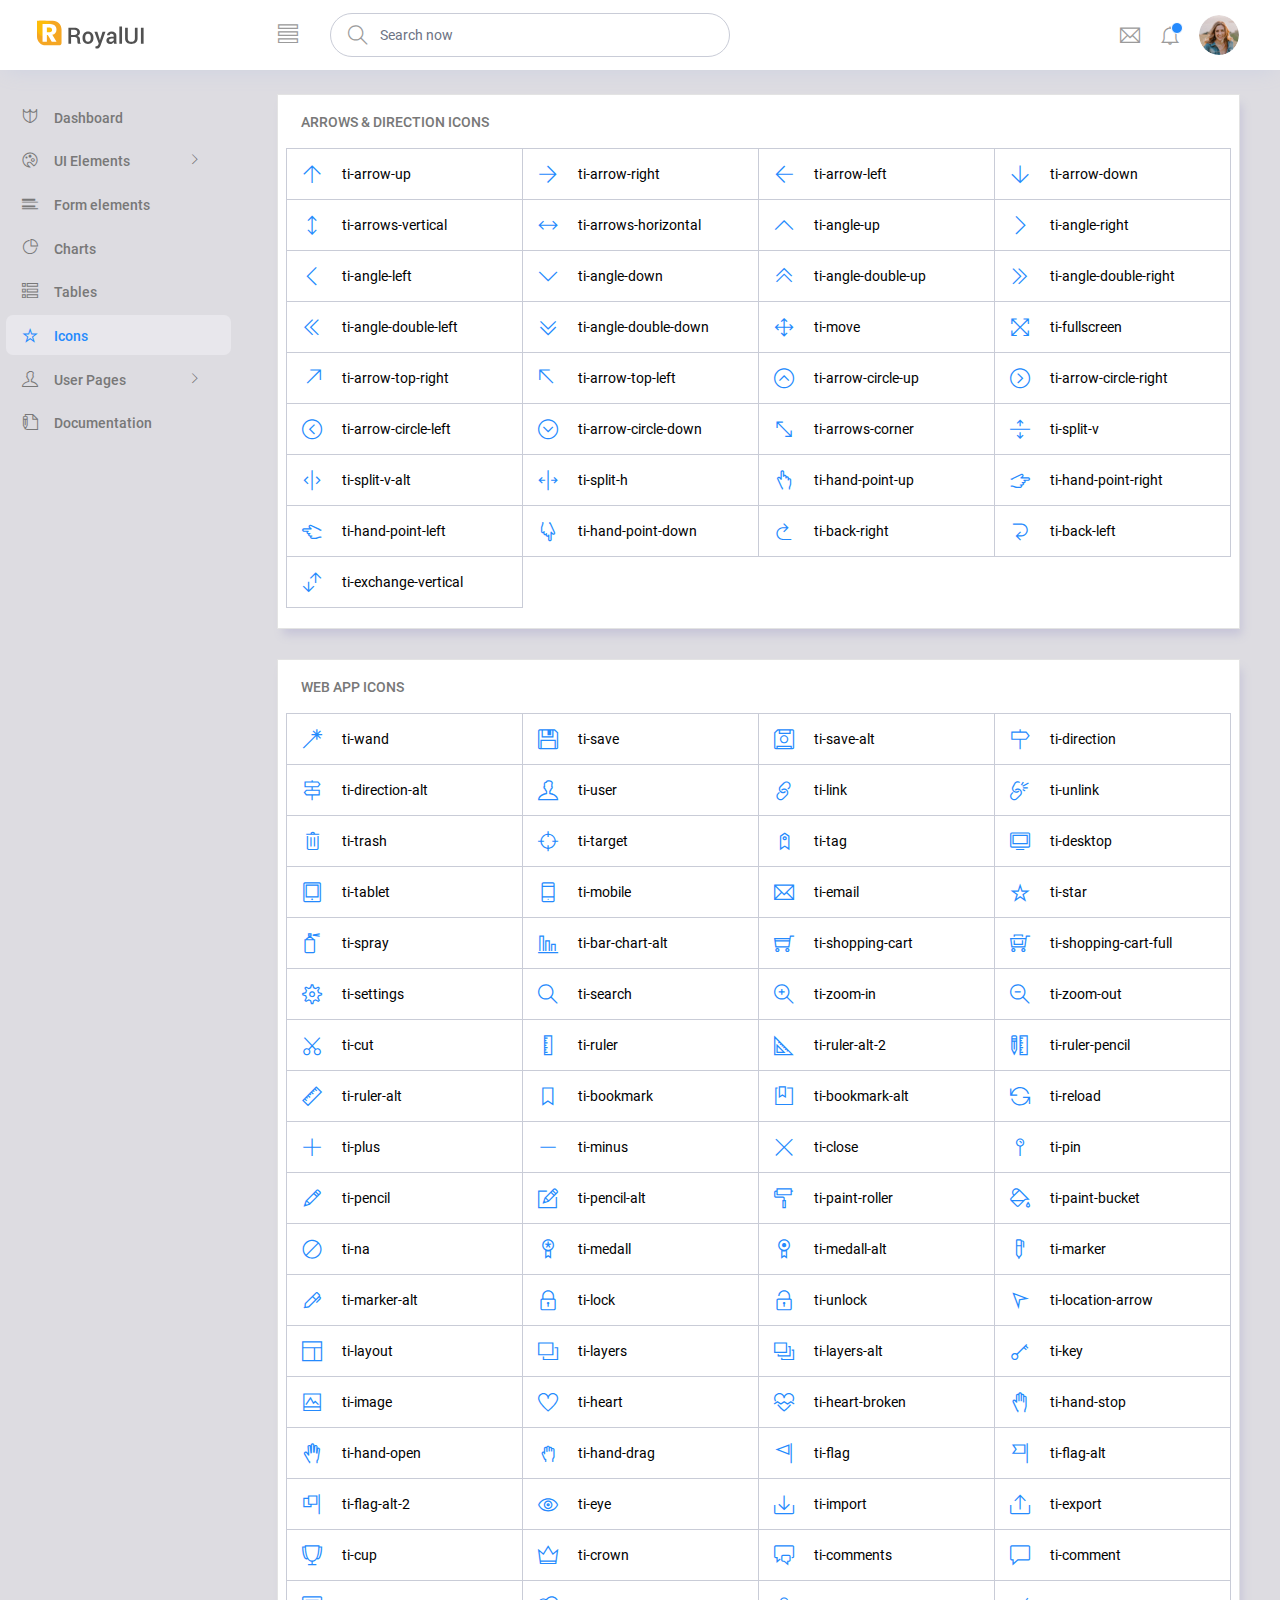
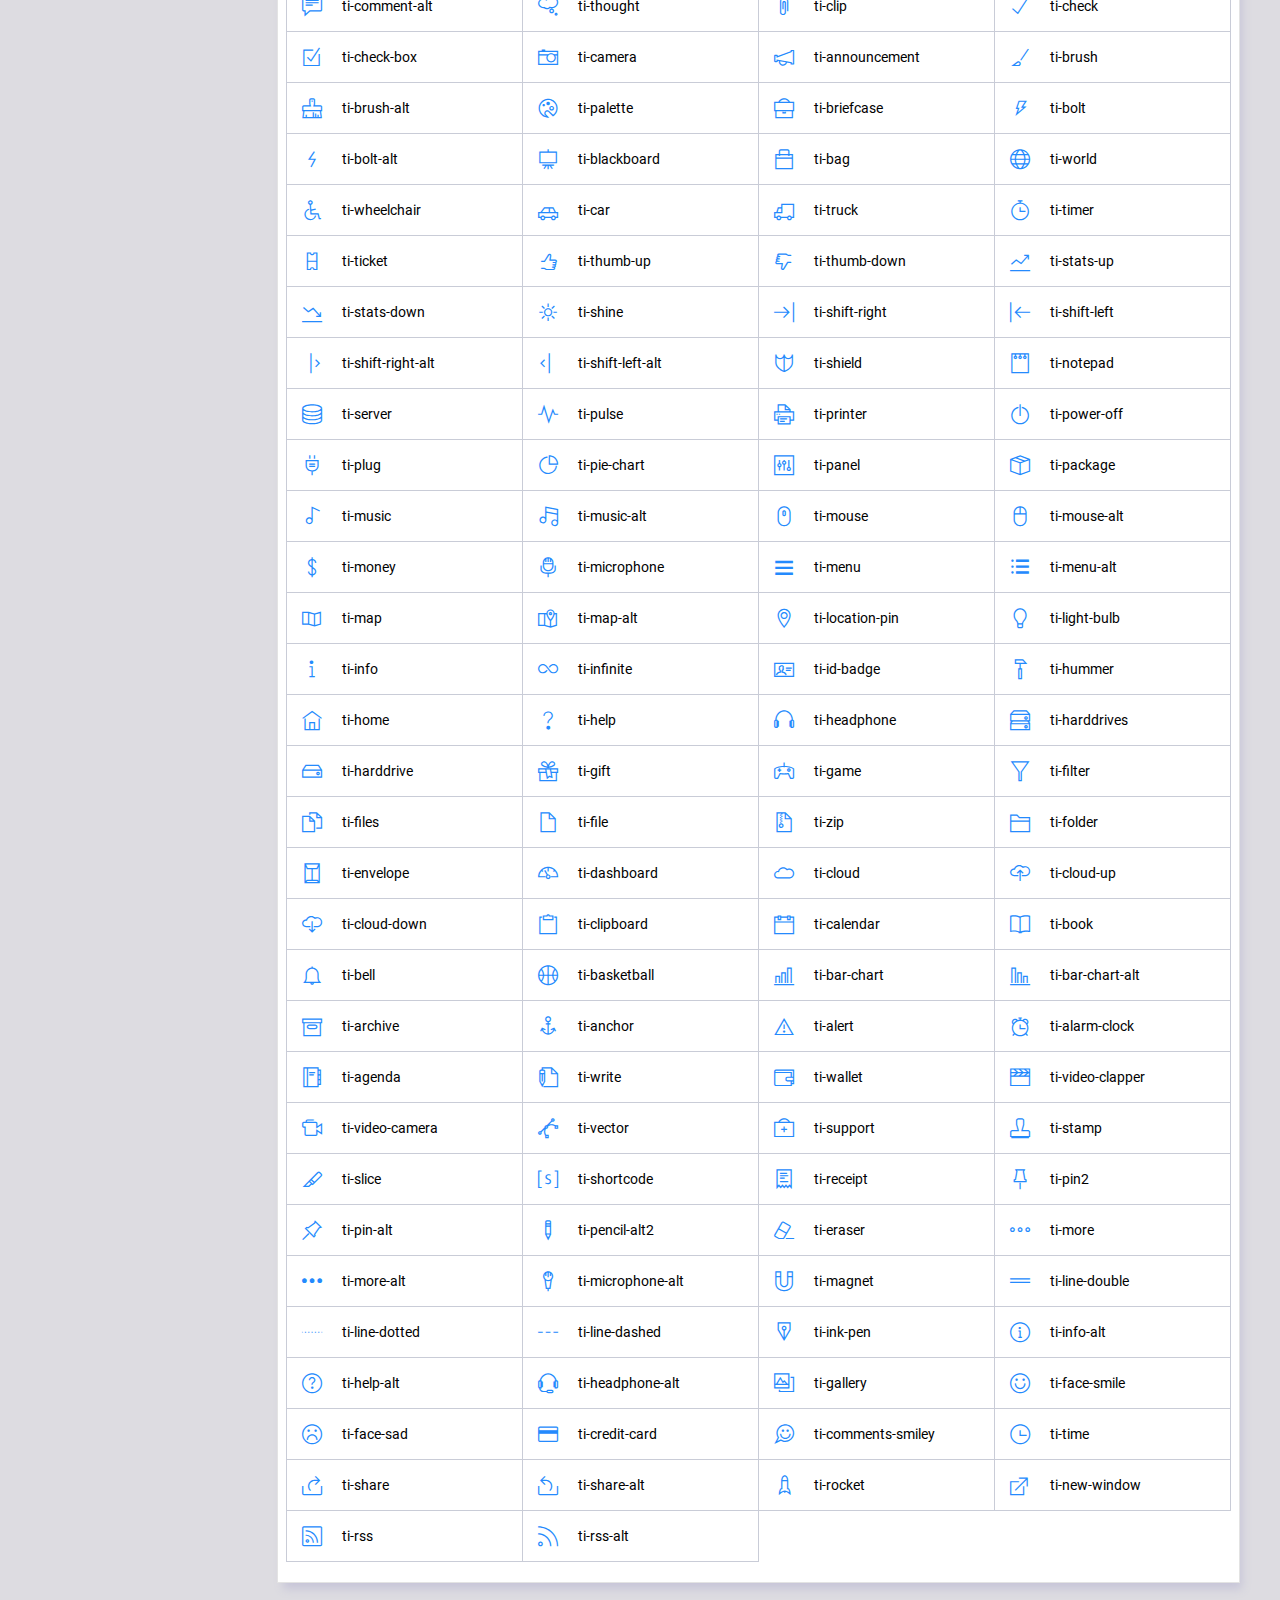
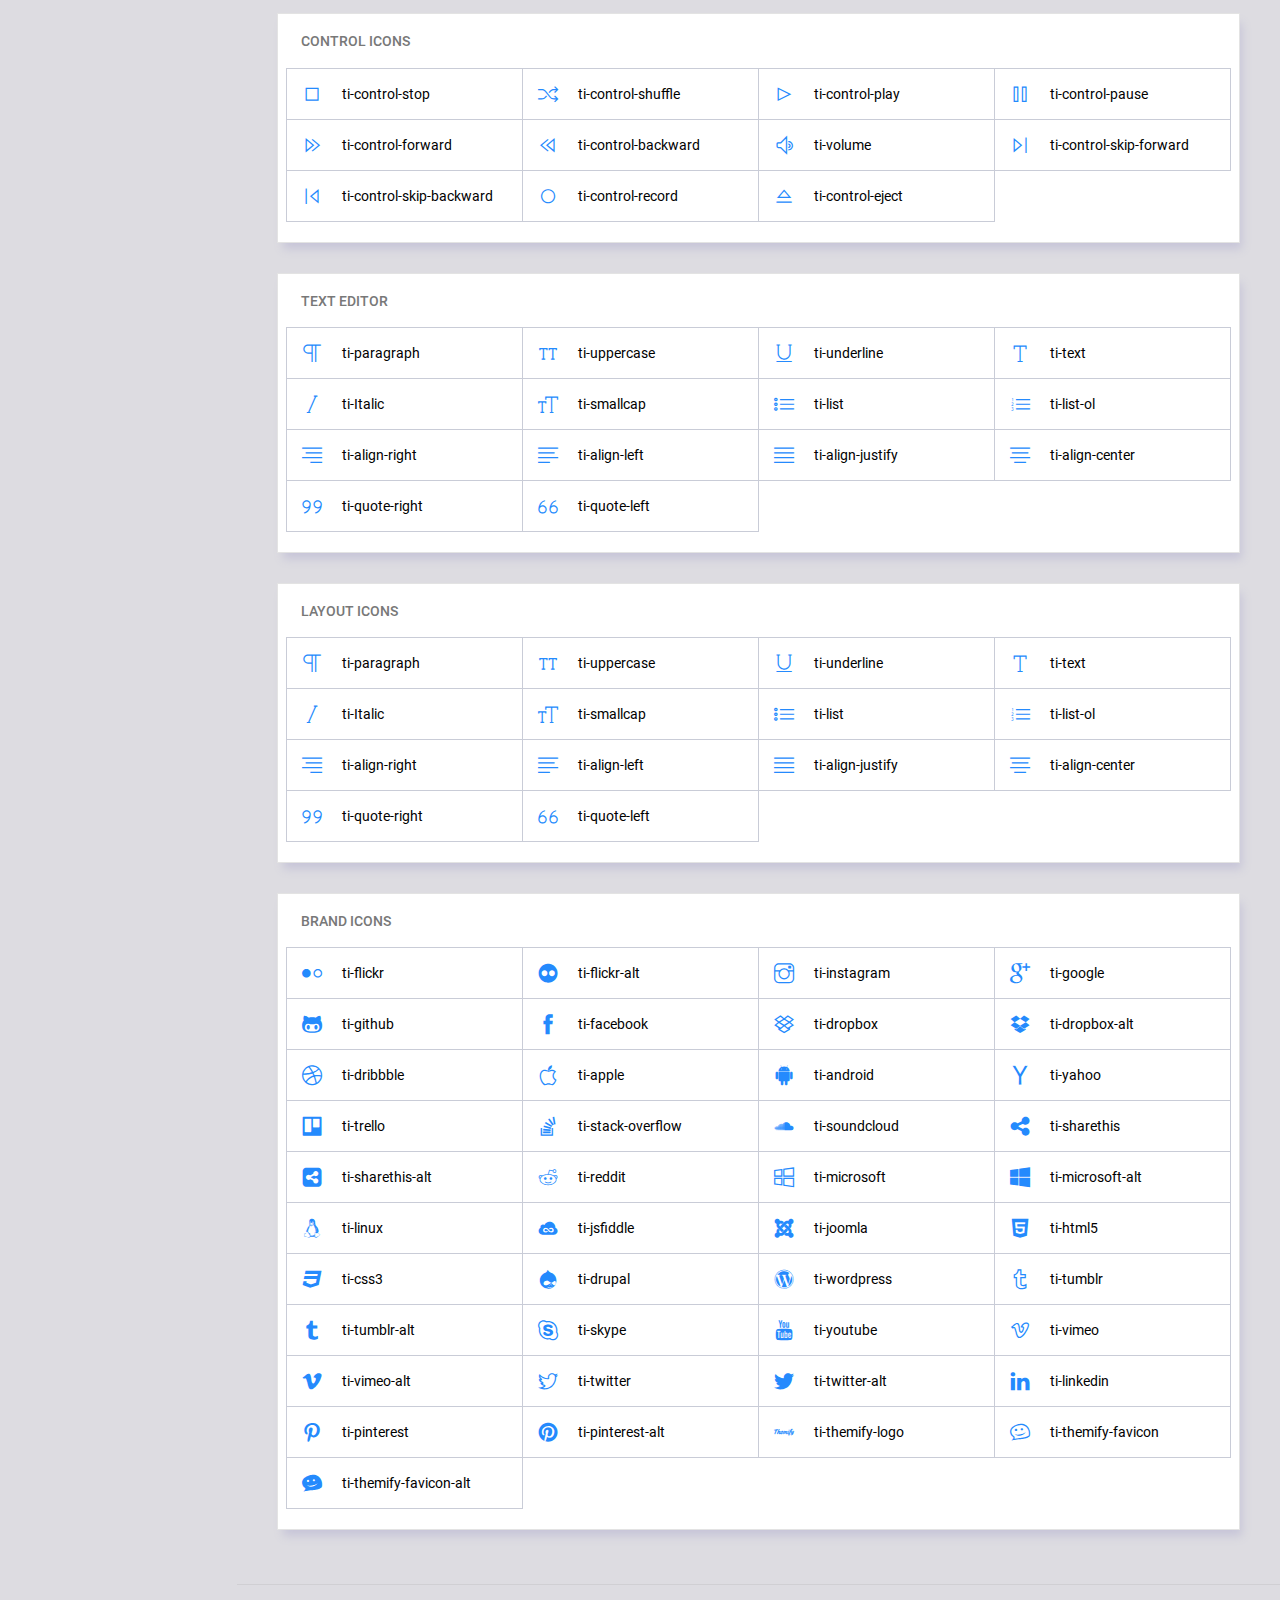
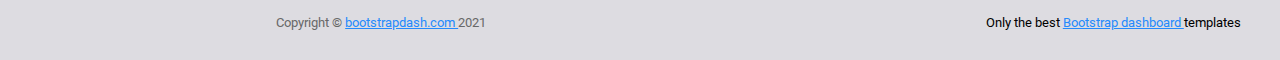
<file: static/admin/pages/icons/themify.html>
<!DOCTYPE html>
<html lang="en">

<head>
  <!-- Required meta tags -->
  <meta charset="utf-8">
  <meta name="viewport" content="width=device-width, initial-scale=1, shrink-to-fit=no">
  <title>RoyalUI Admin</title>
  <!-- plugins:css -->
  <link rel="stylesheet" href="../../vendors/ti-icons/css/themify-icons.css">
  <link rel="stylesheet" href="../../vendors/base/vendor.bundle.base.css">
  <!-- endinject -->
  <!-- plugin css for this page -->
  <!-- End plugin css for this page -->
  <!-- inject:css -->
  <link rel="stylesheet" href="../../css/style.css">
  <!-- endinject -->
  <link rel="shortcut icon" href="../../images/favicon.png" />
</head>

<body>
  <div class="container-scroller">
    <!-- partial:../../partials/_navbar.html -->
    <nav class="navbar col-lg-12 col-12 p-0 fixed-top d-flex flex-row">
      <div class="text-center navbar-brand-wrapper d-flex align-items-center justify-content-center">
        <a class="navbar-brand brand-logo me-5" href="../../index.html"><img src="../../images/logo.svg" class="me-2" alt="logo"/></a>
        <a class="navbar-brand brand-logo-mini" href="../../index.html"><img src="../../images/logo-mini.svg" alt="logo"/></a>
      </div>
      <div class="navbar-menu-wrapper d-flex align-items-center justify-content-end">
        <button class="navbar-toggler navbar-toggler align-self-center" type="button" data-toggle="minimize">
          <span class="ti-view-list"></span>
        </button>
        <ul class="navbar-nav mr-lg-2">
          <li class="nav-item nav-search d-none d-lg-block">
            <div class="input-group">
              <div class="input-group-prepend hover-cursor" id="navbar-search-icon">
                <span class="input-group-text" id="search">
                  <i class="ti-search"></i>
                </span>
              </div>
              <input type="text" class="form-control" id="navbar-search-input" placeholder="Search now" aria-label="search" aria-describedby="search">
            </div>
          </li>
        </ul>
        <ul class="navbar-nav navbar-nav-right">
          <li class="nav-item dropdown me-1">
            <a class="nav-link count-indicator dropdown-toggle d-flex justify-content-center align-items-center" id="messageDropdown" href="#" data-bs-toggle="dropdown">
              <i class="ti-email mx-0"></i>
            </a>
            <div class="dropdown-menu dropdown-menu-right navbar-dropdown" aria-labelledby="messageDropdown">
              <p class="mb-0 font-weight-normal float-left dropdown-header">Messages</p>
              <a class="dropdown-item">
                <div class="item-thumbnail">
                    <img src="../../images/faces/face4.jpg" alt="image" class="profile-pic">
                </div>
                <div class="item-content flex-grow">
                  <h6 class="ellipsis font-weight-normal">David Grey
                  </h6>
                  <p class="font-weight-light small-text text-muted mb-0">
                    The meeting is cancelled
                  </p>
                </div>
              </a>
              <a class="dropdown-item">
                <div class="item-thumbnail">
                    <img src="../../images/faces/face2.jpg" alt="image" class="profile-pic">
                </div>
                <div class="item-content flex-grow">
                  <h6 class="ellipsis font-weight-normal">Tim Cook
                  </h6>
                  <p class="font-weight-light small-text text-muted mb-0">
                    New product launch
                  </p>
                </div>
              </a>
              <a class="dropdown-item">
                <div class="item-thumbnail">
                    <img src="../../images/faces/face3.jpg" alt="image" class="profile-pic">
                </div>
                <div class="item-content flex-grow">
                  <h6 class="ellipsis font-weight-normal"> Johnson
                  </h6>
                  <p class="font-weight-light small-text text-muted mb-0">
                    Upcoming board meeting
                  </p>
                </div>
              </a>
            </div>
          </li>
          <li class="nav-item dropdown">
            <a class="nav-link count-indicator dropdown-toggle" id="notificationDropdown" href="#" data-bs-toggle="dropdown">
              <i class="ti-bell mx-0"></i>
              <span class="count"></span>
            </a>
            <div class="dropdown-menu dropdown-menu-right navbar-dropdown" aria-labelledby="notificationDropdown">
              <p class="mb-0 font-weight-normal float-left dropdown-header">Notifications</p>
              <a class="dropdown-item">
                <div class="item-thumbnail">
                  <div class="item-icon bg-success">
                    <i class="ti-info-alt mx-0"></i>
                  </div>
                </div>
                <div class="item-content">
                  <h6 class="font-weight-normal">Application Error</h6>
                  <p class="font-weight-light small-text mb-0 text-muted">
                    Just now
                  </p>
                </div>
              </a>
              <a class="dropdown-item">
                <div class="item-thumbnail">
                  <div class="item-icon bg-warning">
                    <i class="ti-settings mx-0"></i>
                  </div>
                </div>
                <div class="item-content">
                  <h6 class="font-weight-normal">Settings</h6>
                  <p class="font-weight-light small-text mb-0 text-muted">
                    Private message
                  </p>
                </div>
              </a>
              <a class="dropdown-item">
                <div class="item-thumbnail">
                  <div class="item-icon bg-info">
                    <i class="ti-user mx-0"></i>
                  </div>
                </div>
                <div class="item-content">
                  <h6 class="font-weight-normal">New user registration</h6>
                  <p class="font-weight-light small-text mb-0 text-muted">
                    2 days ago
                  </p>
                </div>
              </a>
            </div>
          </li>
          <li class="nav-item nav-profile dropdown">
            <a class="nav-link dropdown-toggle" href="#" data-bs-toggle="dropdown" id="profileDropdown">
              <img src="../../images/faces/face28.jpg" alt="profile"/>
            </a>
            <div class="dropdown-menu dropdown-menu-right navbar-dropdown" aria-labelledby="profileDropdown">
              <a class="dropdown-item">
                <i class="ti-settings text-primary"></i>
                Settings
              </a>
              <a class="dropdown-item">
                <i class="ti-power-off text-primary"></i>
                Logout
              </a>
            </div>
          </li>
        </ul>
        <button class="navbar-toggler navbar-toggler-right d-lg-none align-self-center" type="button" data-toggle="offcanvas">
          <span class="ti-view-list"></span>
        </button>
      </div>
    </nav>
    <!-- partial -->
    <div class="container-fluid page-body-wrapper">
      <!-- partial:../../partials/_sidebar.html -->
      <nav class="sidebar sidebar-offcanvas" id="sidebar">
        <ul class="nav">
          <li class="nav-item">
            <a class="nav-link" href="../../index.html">
              <i class="ti-shield menu-icon"></i>
              <span class="menu-title">Dashboard</span>
            </a>
          </li>
          <li class="nav-item">
            <a class="nav-link" data-bs-toggle="collapse" href="#ui-basic" aria-expanded="false" aria-controls="ui-basic">
              <i class="ti-palette menu-icon"></i>
              <span class="menu-title">UI Elements</span>
              <i class="menu-arrow"></i>
            </a>
            <div class="collapse" id="ui-basic">
              <ul class="nav flex-column sub-menu">
                <li class="nav-item"> <a class="nav-link" href="../../pages/ui-features/buttons.html">Buttons</a></li>
                <li class="nav-item"> <a class="nav-link" href="../../pages/ui-features/typography.html">Typography</a></li>
              </ul>
            </div>
          </li>
          <li class="nav-item">
            <a class="nav-link" href="../../pages/forms/basic_elements.html">
              <i class="ti-layout-list-post menu-icon"></i>
              <span class="menu-title">Form elements</span>
            </a>
          </li>
          <li class="nav-item">
            <a class="nav-link" href="../../pages/charts/chartjs.html">
              <i class="ti-pie-chart menu-icon"></i>
              <span class="menu-title">Charts</span>
            </a>
          </li>
          <li class="nav-item">
            <a class="nav-link" href="../../pages/tables/basic-table.html">
              <i class="ti-view-list-alt menu-icon"></i>
              <span class="menu-title">Tables</span>
            </a>
          </li>
          <li class="nav-item">
            <a class="nav-link" href="../../pages/icons/themify.html">
              <i class="ti-star menu-icon"></i>
              <span class="menu-title">Icons</span>
            </a>
          </li>
          <li class="nav-item">
            <a class="nav-link" data-bs-toggle="collapse" href="#auth" aria-expanded="false" aria-controls="auth">
              <i class="ti-user menu-icon"></i>
              <span class="menu-title">User Pages</span>
              <i class="menu-arrow"></i>
            </a>
            <div class="collapse" id="auth">
              <ul class="nav flex-column sub-menu">
                <li class="nav-item"> <a class="nav-link" href="../../pages/samples/login.html"> Login </a></li>
                <li class="nav-item"> <a class="nav-link" href="../../pages/samples/login-2.html"> Login 2 </a></li>
                <li class="nav-item"> <a class="nav-link" href="../../pages/samples/register.html"> Register </a></li>
                <li class="nav-item"> <a class="nav-link" href="../../pages/samples/register-2.html"> Register 2 </a></li>
                <li class="nav-item"> <a class="nav-link" href="../../pages/samples/lock-screen.html"> Lockscreen </a></li>
              </ul>
            </div>
          </li>
          <li class="nav-item">
            <a class="nav-link" href="../../documentation/documentation.html">
              <i class="ti-write menu-icon"></i>
              <span class="menu-title">Documentation</span>
            </a>
          </li>
        </ul>
      </nav>
      <!-- partial -->
      <div class="main-panel">          
        <div class="content-wrapper">
          <div class="row">
            <div class="col-lg-12 grid-margin">
              <div class="card">
                <div class="card-body">
                  <h4 class="card-title">Arrows & direction icons</h4>
                  <div class="icons-list row">
                    <div class="col-sm-6 col-md-4 col-lg-3"> <i class="ti-arrow-up"></i> ti-arrow-up </div>
                    <div class="col-sm-6 col-md-4 col-lg-3"> <i class="ti-arrow-right"></i> ti-arrow-right </div>
                    <div class="col-sm-6 col-md-4 col-lg-3"> <i class="ti-arrow-left"></i> ti-arrow-left </div>
                    <div class="col-sm-6 col-md-4 col-lg-3"> <i class="ti-arrow-down"></i> ti-arrow-down </div>
                    <div class="col-sm-6 col-md-4 col-lg-3"> <i class="ti-arrows-vertical"></i> ti-arrows-vertical </div>
                    <div class="col-sm-6 col-md-4 col-lg-3"> <i class="ti-arrows-horizontal"></i> ti-arrows-horizontal </div>
                    <div class="col-sm-6 col-md-4 col-lg-3"> <i class="ti-angle-up"></i> ti-angle-up </div>
                    <div class="col-sm-6 col-md-4 col-lg-3"> <i class="ti-angle-right"></i> ti-angle-right </div>
                    <div class="col-sm-6 col-md-4 col-lg-3"> <i class="ti-angle-left"></i> ti-angle-left </div>
                    <div class="col-sm-6 col-md-4 col-lg-3"> <i class="ti-angle-down"></i> ti-angle-down </div>
                    <div class="col-sm-6 col-md-4 col-lg-3"> <i class="ti-angle-double-up"></i> ti-angle-double-up </div>
                    <div class="col-sm-6 col-md-4 col-lg-3"> <i class="ti-angle-double-right"></i> ti-angle-double-right </div>
                    <div class="col-sm-6 col-md-4 col-lg-3"> <i class="ti-angle-double-left"></i> ti-angle-double-left </div>
                    <div class="col-sm-6 col-md-4 col-lg-3"> <i class="ti-angle-double-down"></i> ti-angle-double-down </div>
                    <div class="col-sm-6 col-md-4 col-lg-3"> <i class="ti-move"></i> ti-move </div>
                    <div class="col-sm-6 col-md-4 col-lg-3"> <i class="ti-fullscreen"></i> ti-fullscreen </div>
                    <div class="col-sm-6 col-md-4 col-lg-3"> <i class="ti-arrow-top-right"></i> ti-arrow-top-right </div>
                    <div class="col-sm-6 col-md-4 col-lg-3"> <i class="ti-arrow-top-left"></i> ti-arrow-top-left </div>
                    <div class="col-sm-6 col-md-4 col-lg-3"> <i class="ti-arrow-circle-up"></i> ti-arrow-circle-up </div>
                    <div class="col-sm-6 col-md-4 col-lg-3"> <i class="ti-arrow-circle-right"></i> ti-arrow-circle-right </div>
                    <div class="col-sm-6 col-md-4 col-lg-3"> <i class="ti-arrow-circle-left"></i> ti-arrow-circle-left </div>
                    <div class="col-sm-6 col-md-4 col-lg-3"> <i class="ti-arrow-circle-down"></i> ti-arrow-circle-down </div>
                    <div class="col-sm-6 col-md-4 col-lg-3"> <i class="ti-arrows-corner"></i> ti-arrows-corner </div>
                    <div class="col-sm-6 col-md-4 col-lg-3"> <i class="ti-split-v"></i> ti-split-v </div>
                    <div class="col-sm-6 col-md-4 col-lg-3"> <i class="ti-split-v-alt"></i> ti-split-v-alt </div>
                    <div class="col-sm-6 col-md-4 col-lg-3"> <i class="ti-split-h"></i> ti-split-h </div>
                    <div class="col-sm-6 col-md-4 col-lg-3"> <i class="ti-hand-point-up"></i> ti-hand-point-up </div>
                    <div class="col-sm-6 col-md-4 col-lg-3"> <i class="ti-hand-point-right"></i> ti-hand-point-right </div>
                    <div class="col-sm-6 col-md-4 col-lg-3"> <i class="ti-hand-point-left"></i> ti-hand-point-left </div>
                    <div class="col-sm-6 col-md-4 col-lg-3"> <i class="ti-hand-point-down"></i> ti-hand-point-down </div>
                    <div class="col-sm-6 col-md-4 col-lg-3"> <i class="ti-back-right"></i> ti-back-right </div>
                    <div class="col-sm-6 col-md-4 col-lg-3"> <i class="ti-back-left"></i> ti-back-left </div>
                    <div class="col-sm-6 col-md-4 col-lg-3"> <i class="ti-exchange-vertical"></i> ti-exchange-vertical </div>
                  </div>
                </div>
              </div>
            </div>
            <div class="col-lg-12 grid-margin">
              <div class="card">
                <div class="card-body">
                  <h4 class="card-title">Web app icons</h4>
                  <div class="icons-list row">
                    <div class="col-sm-6 col-md-4 col-lg-3"> <i class="ti-wand"></i> ti-wand </div>
                    <div class="col-sm-6 col-md-4 col-lg-3"> <i class="ti-save"></i> ti-save </div>
                    <div class="col-sm-6 col-md-4 col-lg-3"> <i class="ti-save-alt"></i> ti-save-alt </div>
                    <div class="col-sm-6 col-md-4 col-lg-3"> <i class="ti-direction"></i> ti-direction </div>
                    <div class="col-sm-6 col-md-4 col-lg-3"> <i class="ti-direction-alt"></i> ti-direction-alt </div>
                    <div class="col-sm-6 col-md-4 col-lg-3"> <i class="ti-user"></i> ti-user </div>
                    <div class="col-sm-6 col-md-4 col-lg-3"> <i class="ti-link"></i> ti-link </div>
                    <div class="col-sm-6 col-md-4 col-lg-3"> <i class="ti-unlink"></i> ti-unlink </div>
                    <div class="col-sm-6 col-md-4 col-lg-3"> <i class="ti-trash"></i> ti-trash </div>
                    <div class="col-sm-6 col-md-4 col-lg-3"> <i class="ti-target"></i> ti-target </div>
                    <div class="col-sm-6 col-md-4 col-lg-3"> <i class="ti-tag"></i> ti-tag </div>
                    <div class="col-sm-6 col-md-4 col-lg-3"> <i class="ti-desktop"></i> ti-desktop </div>
                    <div class="col-sm-6 col-md-4 col-lg-3"> <i class="ti-tablet"></i> ti-tablet </div>
                    <div class="col-sm-6 col-md-4 col-lg-3"> <i class="ti-mobile"></i> ti-mobile </div>
                    <div class="col-sm-6 col-md-4 col-lg-3"> <i class="ti-email"></i> ti-email </div>
                    <div class="col-sm-6 col-md-4 col-lg-3"> <i class="ti-star"></i> ti-star </div>
                    <div class="col-sm-6 col-md-4 col-lg-3"> <i class="ti-spray"></i> ti-spray </div>
                    <div class="col-sm-6 col-md-4 col-lg-3"> <i class="ti-bar-chart-alt"></i> ti-bar-chart-alt </div>
                    <div class="col-sm-6 col-md-4 col-lg-3"> <i class="ti-shopping-cart"></i> ti-shopping-cart </div>
                    <div class="col-sm-6 col-md-4 col-lg-3"> <i class="ti-shopping-cart-full"></i> ti-shopping-cart-full </div>
                    <div class="col-sm-6 col-md-4 col-lg-3"> <i class="ti-settings"></i> ti-settings </div>
                    <div class="col-sm-6 col-md-4 col-lg-3"> <i class="ti-search"></i> ti-search </div>
                    <div class="col-sm-6 col-md-4 col-lg-3"> <i class="ti-zoom-in"></i> ti-zoom-in </div>
                    <div class="col-sm-6 col-md-4 col-lg-3"> <i class="ti-zoom-out"></i> ti-zoom-out </div>
                    <div class="col-sm-6 col-md-4 col-lg-3"> <i class="ti-cut"></i> ti-cut </div>
                    <div class="col-sm-6 col-md-4 col-lg-3"> <i class="ti-ruler"></i> ti-ruler </div>
                    <div class="col-sm-6 col-md-4 col-lg-3"> <i class="ti-ruler-alt-2"></i> ti-ruler-alt-2 </div>
                    <div class="col-sm-6 col-md-4 col-lg-3"> <i class="ti-ruler-pencil"></i> ti-ruler-pencil </div>
                    <div class="col-sm-6 col-md-4 col-lg-3"> <i class="ti-ruler-alt"></i> ti-ruler-alt </div>
                    <div class="col-sm-6 col-md-4 col-lg-3"> <i class="ti-bookmark"></i> ti-bookmark </div>
                    <div class="col-sm-6 col-md-4 col-lg-3"> <i class="ti-bookmark-alt"></i> ti-bookmark-alt </div>
                    <div class="col-sm-6 col-md-4 col-lg-3"> <i class="ti-reload"></i> ti-reload </div>
                    <div class="col-sm-6 col-md-4 col-lg-3"> <i class="ti-plus"></i> ti-plus </div>
                    <div class="col-sm-6 col-md-4 col-lg-3"> <i class="ti-minus"></i> ti-minus </div>
                    <div class="col-sm-6 col-md-4 col-lg-3"> <i class="ti-close"></i> ti-close </div>
                    <div class="col-sm-6 col-md-4 col-lg-3"> <i class="ti-pin"></i> ti-pin </div>
                    <div class="col-sm-6 col-md-4 col-lg-3"> <i class="ti-pencil"></i> ti-pencil </div>
                    <div class="col-sm-6 col-md-4 col-lg-3"> <i class="ti-pencil-alt"></i> ti-pencil-alt </div>
                    <div class="col-sm-6 col-md-4 col-lg-3"> <i class="ti-paint-roller"></i> ti-paint-roller </div>
                    <div class="col-sm-6 col-md-4 col-lg-3"> <i class="ti-paint-bucket"></i> ti-paint-bucket </div>
                    <div class="col-sm-6 col-md-4 col-lg-3"> <i class="ti-na"></i> ti-na </div>
                    <div class="col-sm-6 col-md-4 col-lg-3"> <i class="ti-medall"></i> ti-medall </div>
                    <div class="col-sm-6 col-md-4 col-lg-3"> <i class="ti-medall-alt"></i> ti-medall-alt </div>
                    <div class="col-sm-6 col-md-4 col-lg-3"> <i class="ti-marker"></i> ti-marker </div>
                    <div class="col-sm-6 col-md-4 col-lg-3"> <i class="ti-marker-alt"></i> ti-marker-alt </div>
                    <div class="col-sm-6 col-md-4 col-lg-3"> <i class="ti-lock"></i> ti-lock </div>
                    <div class="col-sm-6 col-md-4 col-lg-3"> <i class="ti-unlock"></i> ti-unlock </div>
                    <div class="col-sm-6 col-md-4 col-lg-3"> <i class="ti-location-arrow"></i> ti-location-arrow </div>
                    <div class="col-sm-6 col-md-4 col-lg-3"> <i class="ti-layout"></i> ti-layout </div>
                    <div class="col-sm-6 col-md-4 col-lg-3"> <i class="ti-layers"></i> ti-layers </div>
                    <div class="col-sm-6 col-md-4 col-lg-3"> <i class="ti-layers-alt"></i> ti-layers-alt </div>
                    <div class="col-sm-6 col-md-4 col-lg-3"> <i class="ti-key"></i> ti-key </div>
                    <div class="col-sm-6 col-md-4 col-lg-3"> <i class="ti-image"></i> ti-image </div>
                    <div class="col-sm-6 col-md-4 col-lg-3"> <i class="ti-heart"></i> ti-heart </div>
                    <div class="col-sm-6 col-md-4 col-lg-3"> <i class="ti-heart-broken"></i> ti-heart-broken </div>
                    <div class="col-sm-6 col-md-4 col-lg-3"> <i class="ti-hand-stop"></i> ti-hand-stop </div>
                    <div class="col-sm-6 col-md-4 col-lg-3"> <i class="ti-hand-open"></i> ti-hand-open </div>
                    <div class="col-sm-6 col-md-4 col-lg-3"> <i class="ti-hand-drag"></i> ti-hand-drag </div>
                    <div class="col-sm-6 col-md-4 col-lg-3"> <i class="ti-flag"></i> ti-flag </div>
                    <div class="col-sm-6 col-md-4 col-lg-3"> <i class="ti-flag-alt"></i> ti-flag-alt </div>
                    <div class="col-sm-6 col-md-4 col-lg-3"> <i class="ti-flag-alt-2"></i> ti-flag-alt-2 </div>
                    <div class="col-sm-6 col-md-4 col-lg-3"> <i class="ti-eye"></i> ti-eye </div>
                    <div class="col-sm-6 col-md-4 col-lg-3"> <i class="ti-import"></i> ti-import </div>
                    <div class="col-sm-6 col-md-4 col-lg-3"> <i class="ti-export"></i> ti-export </div>
                    <div class="col-sm-6 col-md-4 col-lg-3"> <i class="ti-cup"></i> ti-cup </div>
                    <div class="col-sm-6 col-md-4 col-lg-3"> <i class="ti-crown"></i> ti-crown </div>
                    <div class="col-sm-6 col-md-4 col-lg-3"> <i class="ti-comments"></i> ti-comments </div>
                    <div class="col-sm-6 col-md-4 col-lg-3"> <i class="ti-comment"></i> ti-comment </div>
                    <div class="col-sm-6 col-md-4 col-lg-3"> <i class="ti-comment-alt"></i> ti-comment-alt </div>
                    <div class="col-sm-6 col-md-4 col-lg-3"> <i class="ti-thought"></i> ti-thought </div>
                    <div class="col-sm-6 col-md-4 col-lg-3"> <i class="ti-clip"></i> ti-clip </div>
                    <div class="col-sm-6 col-md-4 col-lg-3"> <i class="ti-check"></i> ti-check </div>
                    <div class="col-sm-6 col-md-4 col-lg-3"> <i class="ti-check-box"></i> ti-check-box </div>
                    <div class="col-sm-6 col-md-4 col-lg-3"> <i class="ti-camera"></i> ti-camera </div>
                    <div class="col-sm-6 col-md-4 col-lg-3"> <i class="ti-announcement"></i> ti-announcement </div>
                    <div class="col-sm-6 col-md-4 col-lg-3"> <i class="ti-brush"></i> ti-brush </div>
                    <div class="col-sm-6 col-md-4 col-lg-3"> <i class="ti-brush-alt"></i> ti-brush-alt </div>
                    <div class="col-sm-6 col-md-4 col-lg-3"> <i class="ti-palette"></i> ti-palette </div>
                    <div class="col-sm-6 col-md-4 col-lg-3"> <i class="ti-briefcase"></i> ti-briefcase </div>
                    <div class="col-sm-6 col-md-4 col-lg-3"> <i class="ti-bolt"></i> ti-bolt </div>
                    <div class="col-sm-6 col-md-4 col-lg-3"> <i class="ti-bolt-alt"></i> ti-bolt-alt </div>
                    <div class="col-sm-6 col-md-4 col-lg-3"> <i class="ti-blackboard"></i> ti-blackboard </div>
                    <div class="col-sm-6 col-md-4 col-lg-3"> <i class="ti-bag"></i> ti-bag </div>
                    <div class="col-sm-6 col-md-4 col-lg-3"> <i class="ti-world"></i> ti-world </div>
                    <div class="col-sm-6 col-md-4 col-lg-3"> <i class="ti-wheelchair"></i> ti-wheelchair </div>
                    <div class="col-sm-6 col-md-4 col-lg-3"> <i class="ti-car"></i> ti-car </div>
                    <div class="col-sm-6 col-md-4 col-lg-3"> <i class="ti-truck"></i> ti-truck </div>
                    <div class="col-sm-6 col-md-4 col-lg-3"> <i class="ti-timer"></i> ti-timer </div>
                    <div class="col-sm-6 col-md-4 col-lg-3"> <i class="ti-ticket"></i> ti-ticket </div>
                    <div class="col-sm-6 col-md-4 col-lg-3"> <i class="ti-thumb-up"></i> ti-thumb-up </div>
                    <div class="col-sm-6 col-md-4 col-lg-3"> <i class="ti-thumb-down"></i> ti-thumb-down </div>
                    <div class="col-sm-6 col-md-4 col-lg-3"> <i class="ti-stats-up"></i> ti-stats-up </div>
                    <div class="col-sm-6 col-md-4 col-lg-3"> <i class="ti-stats-down"></i> ti-stats-down </div>
                    <div class="col-sm-6 col-md-4 col-lg-3"> <i class="ti-shine"></i> ti-shine </div>
                    <div class="col-sm-6 col-md-4 col-lg-3"> <i class="ti-shift-right"></i> ti-shift-right </div>
                    <div class="col-sm-6 col-md-4 col-lg-3"> <i class="ti-shift-left"></i> ti-shift-left </div>
                    <div class="col-sm-6 col-md-4 col-lg-3"> <i class="ti-shift-right-alt"></i> ti-shift-right-alt </div>
                    <div class="col-sm-6 col-md-4 col-lg-3"> <i class="ti-shift-left-alt"></i> ti-shift-left-alt </div>
                    <div class="col-sm-6 col-md-4 col-lg-3"> <i class="ti-shield"></i> ti-shield </div>
                    <div class="col-sm-6 col-md-4 col-lg-3"> <i class="ti-notepad"></i> ti-notepad </div>
                    <div class="col-sm-6 col-md-4 col-lg-3"> <i class="ti-server"></i> ti-server </div>
                    <div class="col-sm-6 col-md-4 col-lg-3"> <i class="ti-pulse"></i> ti-pulse </div>
                    <div class="col-sm-6 col-md-4 col-lg-3"> <i class="ti-printer"></i> ti-printer </div>
                    <div class="col-sm-6 col-md-4 col-lg-3"> <i class="ti-power-off"></i> ti-power-off </div>
                    <div class="col-sm-6 col-md-4 col-lg-3"> <i class="ti-plug"></i> ti-plug </div>
                    <div class="col-sm-6 col-md-4 col-lg-3"> <i class="ti-pie-chart"></i> ti-pie-chart </div>
                    <div class="col-sm-6 col-md-4 col-lg-3"> <i class="ti-panel"></i> ti-panel </div>
                    <div class="col-sm-6 col-md-4 col-lg-3"> <i class="ti-package"></i> ti-package </div>
                    <div class="col-sm-6 col-md-4 col-lg-3"> <i class="ti-music"></i> ti-music </div>
                    <div class="col-sm-6 col-md-4 col-lg-3"> <i class="ti-music-alt"></i> ti-music-alt </div>
                    <div class="col-sm-6 col-md-4 col-lg-3"> <i class="ti-mouse"></i> ti-mouse </div>
                    <div class="col-sm-6 col-md-4 col-lg-3"> <i class="ti-mouse-alt"></i> ti-mouse-alt </div>
                    <div class="col-sm-6 col-md-4 col-lg-3"> <i class="ti-money"></i> ti-money </div>
                    <div class="col-sm-6 col-md-4 col-lg-3"> <i class="ti-microphone"></i> ti-microphone </div>
                    <div class="col-sm-6 col-md-4 col-lg-3"> <i class="ti-menu"></i> ti-menu </div>
                    <div class="col-sm-6 col-md-4 col-lg-3"> <i class="ti-menu-alt"></i> ti-menu-alt </div>
                    <div class="col-sm-6 col-md-4 col-lg-3"> <i class="ti-map"></i> ti-map </div>
                    <div class="col-sm-6 col-md-4 col-lg-3"> <i class="ti-map-alt"></i> ti-map-alt </div>
                    <div class="col-sm-6 col-md-4 col-lg-3"> <i class="ti-location-pin"></i> ti-location-pin </div>
                    <div class="col-sm-6 col-md-4 col-lg-3"> <i class="ti-light-bulb"></i> ti-light-bulb </div>
                    <div class="col-sm-6 col-md-4 col-lg-3"> <i class="ti-info"></i> ti-info </div>
                    <div class="col-sm-6 col-md-4 col-lg-3"> <i class="ti-infinite"></i> ti-infinite </div>
                    <div class="col-sm-6 col-md-4 col-lg-3"> <i class="ti-id-badge"></i> ti-id-badge </div>
                    <div class="col-sm-6 col-md-4 col-lg-3"> <i class="ti-hummer"></i> ti-hummer </div>
                    <div class="col-sm-6 col-md-4 col-lg-3"> <i class="ti-home"></i> ti-home </div>
                    <div class="col-sm-6 col-md-4 col-lg-3"> <i class="ti-help"></i> ti-help </div>
                    <div class="col-sm-6 col-md-4 col-lg-3"> <i class="ti-headphone"></i> ti-headphone </div>
                    <div class="col-sm-6 col-md-4 col-lg-3"> <i class="ti-harddrives"></i> ti-harddrives </div>
                    <div class="col-sm-6 col-md-4 col-lg-3"> <i class="ti-harddrive"></i> ti-harddrive </div>
                    <div class="col-sm-6 col-md-4 col-lg-3"> <i class="ti-gift"></i> ti-gift </div>
                    <div class="col-sm-6 col-md-4 col-lg-3"> <i class="ti-game"></i> ti-game </div>
                    <div class="col-sm-6 col-md-4 col-lg-3"> <i class="ti-filter"></i> ti-filter </div>
                    <div class="col-sm-6 col-md-4 col-lg-3"> <i class="ti-files"></i> ti-files </div>
                    <div class="col-sm-6 col-md-4 col-lg-3"> <i class="ti-file"></i> ti-file </div>
                    <div class="col-sm-6 col-md-4 col-lg-3"> <i class="ti-zip"></i> ti-zip </div>
                    <div class="col-sm-6 col-md-4 col-lg-3"> <i class="ti-folder"></i> ti-folder </div>
                    <div class="col-sm-6 col-md-4 col-lg-3"> <i class="ti-envelope"></i> ti-envelope </div>
                    <div class="col-sm-6 col-md-4 col-lg-3"> <i class="ti-dashboard"></i> ti-dashboard </div>
                    <div class="col-sm-6 col-md-4 col-lg-3"> <i class="ti-cloud"></i> ti-cloud </div>
                    <div class="col-sm-6 col-md-4 col-lg-3"> <i class="ti-cloud-up"></i> ti-cloud-up </div>
                    <div class="col-sm-6 col-md-4 col-lg-3"> <i class="ti-cloud-down"></i> ti-cloud-down </div>
                    <div class="col-sm-6 col-md-4 col-lg-3"> <i class="ti-clipboard"></i> ti-clipboard </div>
                    <div class="col-sm-6 col-md-4 col-lg-3"> <i class="ti-calendar"></i> ti-calendar </div>
                    <div class="col-sm-6 col-md-4 col-lg-3"> <i class="ti-book"></i> ti-book </div>
                    <div class="col-sm-6 col-md-4 col-lg-3"> <i class="ti-bell"></i> ti-bell </div>
                    <div class="col-sm-6 col-md-4 col-lg-3"> <i class="ti-basketball"></i> ti-basketball </div>
                    <div class="col-sm-6 col-md-4 col-lg-3"> <i class="ti-bar-chart"></i> ti-bar-chart </div>
                    <div class="col-sm-6 col-md-4 col-lg-3"> <i class="ti-bar-chart-alt"></i> ti-bar-chart-alt </div>
                    <div class="col-sm-6 col-md-4 col-lg-3"> <i class="ti-archive"></i> ti-archive </div>
                    <div class="col-sm-6 col-md-4 col-lg-3"> <i class="ti-anchor"></i> ti-anchor </div>
                    <div class="col-sm-6 col-md-4 col-lg-3"> <i class="ti-alert"></i> ti-alert </div>
                    <div class="col-sm-6 col-md-4 col-lg-3"> <i class="ti-alarm-clock"></i> ti-alarm-clock </div>
                    <div class="col-sm-6 col-md-4 col-lg-3"> <i class="ti-agenda"></i> ti-agenda </div>
                    <div class="col-sm-6 col-md-4 col-lg-3"> <i class="ti-write"></i> ti-write </div>
                    <div class="col-sm-6 col-md-4 col-lg-3"> <i class="ti-wallet"></i> ti-wallet </div>
                    <div class="col-sm-6 col-md-4 col-lg-3"> <i class="ti-video-clapper"></i> ti-video-clapper </div>
                    <div class="col-sm-6 col-md-4 col-lg-3"> <i class="ti-video-camera"></i> ti-video-camera </div>
                    <div class="col-sm-6 col-md-4 col-lg-3"> <i class="ti-vector"></i> ti-vector </div>
                    <div class="col-sm-6 col-md-4 col-lg-3"> <i class="ti-support"></i> ti-support </div>
                    <div class="col-sm-6 col-md-4 col-lg-3"> <i class="ti-stamp"></i> ti-stamp </div>
                    <div class="col-sm-6 col-md-4 col-lg-3"> <i class="ti-slice"></i> ti-slice </div>
                    <div class="col-sm-6 col-md-4 col-lg-3"> <i class="ti-shortcode"></i> ti-shortcode </div>
                    <div class="col-sm-6 col-md-4 col-lg-3"> <i class="ti-receipt"></i> ti-receipt </div>
                    <div class="col-sm-6 col-md-4 col-lg-3"> <i class="ti-pin2"></i> ti-pin2 </div>
                    <div class="col-sm-6 col-md-4 col-lg-3"> <i class="ti-pin-alt"></i> ti-pin-alt </div>
                    <div class="col-sm-6 col-md-4 col-lg-3"> <i class="ti-pencil-alt2"></i> ti-pencil-alt2 </div>
                    <div class="col-sm-6 col-md-4 col-lg-3"> <i class="ti-eraser"></i> ti-eraser </div>
                    <div class="col-sm-6 col-md-4 col-lg-3"> <i class="ti-more"></i> ti-more </div>
                    <div class="col-sm-6 col-md-4 col-lg-3"> <i class="ti-more-alt"></i> ti-more-alt </div>
                    <div class="col-sm-6 col-md-4 col-lg-3"> <i class="ti-microphone-alt"></i> ti-microphone-alt </div>
                    <div class="col-sm-6 col-md-4 col-lg-3"> <i class="ti-magnet"></i> ti-magnet </div>
                    <div class="col-sm-6 col-md-4 col-lg-3"> <i class="ti-line-double"></i> ti-line-double </div>
                    <div class="col-sm-6 col-md-4 col-lg-3"> <i class="ti-line-dotted"></i> ti-line-dotted </div>
                    <div class="col-sm-6 col-md-4 col-lg-3"> <i class="ti-line-dashed"></i> ti-line-dashed </div>
                    <div class="col-sm-6 col-md-4 col-lg-3"> <i class="ti-ink-pen"></i> ti-ink-pen </div>
                    <div class="col-sm-6 col-md-4 col-lg-3"> <i class="ti-info-alt"></i> ti-info-alt </div>
                    <div class="col-sm-6 col-md-4 col-lg-3"> <i class="ti-help-alt"></i> ti-help-alt </div>
                    <div class="col-sm-6 col-md-4 col-lg-3"> <i class="ti-headphone-alt"></i> ti-headphone-alt </div>
                    <div class="col-sm-6 col-md-4 col-lg-3"> <i class="ti-gallery"></i> ti-gallery </div>
                    <div class="col-sm-6 col-md-4 col-lg-3"> <i class="ti-face-smile"></i> ti-face-smile </div>
                    <div class="col-sm-6 col-md-4 col-lg-3"> <i class="ti-face-sad"></i> ti-face-sad </div>
                    <div class="col-sm-6 col-md-4 col-lg-3"> <i class="ti-credit-card"></i> ti-credit-card </div>
                    <div class="col-sm-6 col-md-4 col-lg-3"> <i class="ti-comments-smiley"></i> ti-comments-smiley </div>
                    <div class="col-sm-6 col-md-4 col-lg-3"> <i class="ti-time"></i> ti-time </div>
                    <div class="col-sm-6 col-md-4 col-lg-3"> <i class="ti-share"></i> ti-share </div>
                    <div class="col-sm-6 col-md-4 col-lg-3"> <i class="ti-share-alt"></i> ti-share-alt </div>
                    <div class="col-sm-6 col-md-4 col-lg-3"> <i class="ti-rocket"></i> ti-rocket </div>
                    <div class="col-sm-6 col-md-4 col-lg-3"> <i class="ti-new-window"></i> ti-new-window </div>
                    <div class="col-sm-6 col-md-4 col-lg-3"> <i class="ti-rss"></i> ti-rss </div>
                    <div class="col-sm-6 col-md-4 col-lg-3"> <i class="ti-rss-alt"></i> ti-rss-alt </div>
                  </div>
                </div>
              </div>
            </div>
            <div class="col-lg-12 grid-margin">
              <div class="card">
                <div class="card-body">
                  <h4 class="card-title">Control icons</h4>
                  <div class="icons-list row">
                    <div class="col-sm-6 col-md-4 col-lg-3"> <i class="ti-control-stop"></i> ti-control-stop </div>
                    <div class="col-sm-6 col-md-4 col-lg-3"> <i class="ti-control-shuffle"></i> ti-control-shuffle </div>
                    <div class="col-sm-6 col-md-4 col-lg-3"> <i class="ti-control-play"></i> ti-control-play </div>
                    <div class="col-sm-6 col-md-4 col-lg-3"> <i class="ti-control-pause"></i> ti-control-pause </div>
                    <div class="col-sm-6 col-md-4 col-lg-3"> <i class="ti-control-forward"></i> ti-control-forward </div>
                    <div class="col-sm-6 col-md-4 col-lg-3"> <i class="ti-control-backward"></i> ti-control-backward </div>
                    <div class="col-sm-6 col-md-4 col-lg-3"> <i class="ti-volume"></i> ti-volume </div>
                    <div class="col-sm-6 col-md-4 col-lg-3"> <i class="ti-control-skip-forward"></i> ti-control-skip-forward </div>
                    <div class="col-sm-6 col-md-4 col-lg-3"> <i class="ti-control-skip-backward"></i> ti-control-skip-backward </div>
                    <div class="col-sm-6 col-md-4 col-lg-3"> <i class="ti-control-record"></i> ti-control-record </div>
                    <div class="col-sm-6 col-md-4 col-lg-3"> <i class="ti-control-eject"></i> ti-control-eject </div>
                  </div>
                </div>
              </div>
            </div>
            <div class="col-lg-12 grid-margin">
              <div class="card">
                <div class="card-body">
                  <h4 class="card-title">Text editor</h4>
                  <div class="icons-list row">
                    <div class="col-sm-6 col-md-4 col-lg-3"> <i class="ti-paragraph"></i> ti-paragraph </div>
                    <div class="col-sm-6 col-md-4 col-lg-3"> <i class="ti-uppercase"></i> ti-uppercase </div>
                    <div class="col-sm-6 col-md-4 col-lg-3"> <i class="ti-underline"></i> ti-underline </div>
                    <div class="col-sm-6 col-md-4 col-lg-3"> <i class="ti-text"></i> ti-text </div>
                    <div class="col-sm-6 col-md-4 col-lg-3"> <i class="ti-Italic"></i> ti-Italic </div>
                    <div class="col-sm-6 col-md-4 col-lg-3"> <i class="ti-smallcap"></i> ti-smallcap </div>
                    <div class="col-sm-6 col-md-4 col-lg-3"> <i class="ti-list"></i> ti-list </div>
                    <div class="col-sm-6 col-md-4 col-lg-3"> <i class="ti-list-ol"></i> ti-list-ol </div>
                    <div class="col-sm-6 col-md-4 col-lg-3"> <i class="ti-align-right"></i> ti-align-right </div>
                    <div class="col-sm-6 col-md-4 col-lg-3"> <i class="ti-align-left"></i> ti-align-left </div>
                    <div class="col-sm-6 col-md-4 col-lg-3"> <i class="ti-align-justify"></i> ti-align-justify </div>
                    <div class="col-sm-6 col-md-4 col-lg-3"> <i class="ti-align-center"></i> ti-align-center </div>
                    <div class="col-sm-6 col-md-4 col-lg-3"> <i class="ti-quote-right"></i> ti-quote-right </div>
                    <div class="col-sm-6 col-md-4 col-lg-3"> <i class="ti-quote-left"></i> ti-quote-left </div>
                  </div>
                </div>
              </div>
            </div>
            <div class="col-lg-12 grid-margin">
              <div class="card">
                <div class="card-body">
                  <h4 class="card-title">Layout icons</h4>
                  <div class="icons-list row">
                    <div class="col-sm-6 col-md-4 col-lg-3"> <i class="ti-paragraph"></i> ti-paragraph </div>
                    <div class="col-sm-6 col-md-4 col-lg-3"> <i class="ti-uppercase"></i> ti-uppercase </div>
                    <div class="col-sm-6 col-md-4 col-lg-3"> <i class="ti-underline"></i> ti-underline </div>
                    <div class="col-sm-6 col-md-4 col-lg-3"> <i class="ti-text"></i> ti-text </div>
                    <div class="col-sm-6 col-md-4 col-lg-3"> <i class="ti-Italic"></i> ti-Italic </div>
                    <div class="col-sm-6 col-md-4 col-lg-3"> <i class="ti-smallcap"></i> ti-smallcap </div>
                    <div class="col-sm-6 col-md-4 col-lg-3"> <i class="ti-list"></i> ti-list </div>
                    <div class="col-sm-6 col-md-4 col-lg-3"> <i class="ti-list-ol"></i> ti-list-ol </div>
                    <div class="col-sm-6 col-md-4 col-lg-3"> <i class="ti-align-right"></i> ti-align-right </div>
                    <div class="col-sm-6 col-md-4 col-lg-3"> <i class="ti-align-left"></i> ti-align-left </div>
                    <div class="col-sm-6 col-md-4 col-lg-3"> <i class="ti-align-justify"></i> ti-align-justify </div>
                    <div class="col-sm-6 col-md-4 col-lg-3"> <i class="ti-align-center"></i> ti-align-center </div>
                    <div class="col-sm-6 col-md-4 col-lg-3"> <i class="ti-quote-right"></i> ti-quote-right </div>
                    <div class="col-sm-6 col-md-4 col-lg-3"> <i class="ti-quote-left"></i> ti-quote-left </div>
                  </div>
                </div>
              </div>
            </div>
            <div class="col-lg-12 grid-margin">
              <div class="card">
                <div class="card-body">
                  <h4 class="card-title">Brand icons</h4>
                  <div class="icons-list row">
                    <div class="col-sm-6 col-md-4 col-lg-3"> <i class="ti-flickr"></i> ti-flickr </div>
                    <div class="col-sm-6 col-md-4 col-lg-3"> <i class="ti-flickr-alt"></i> ti-flickr-alt </div>
                    <div class="col-sm-6 col-md-4 col-lg-3"> <i class="ti-instagram"></i> ti-instagram </div>
                    <div class="col-sm-6 col-md-4 col-lg-3"> <i class="ti-google"></i> ti-google </div>
                    <div class="col-sm-6 col-md-4 col-lg-3"> <i class="ti-github"></i> ti-github </div>
                    <div class="col-sm-6 col-md-4 col-lg-3"> <i class="ti-facebook"></i> ti-facebook </div>
                    <div class="col-sm-6 col-md-4 col-lg-3"> <i class="ti-dropbox"></i> ti-dropbox </div>
                    <div class="col-sm-6 col-md-4 col-lg-3"> <i class="ti-dropbox-alt"></i> ti-dropbox-alt </div>
                    <div class="col-sm-6 col-md-4 col-lg-3"> <i class="ti-dribbble"></i> ti-dribbble </div>
                    <div class="col-sm-6 col-md-4 col-lg-3"> <i class="ti-apple"></i> ti-apple </div>
                    <div class="col-sm-6 col-md-4 col-lg-3"> <i class="ti-android"></i> ti-android </div>
                    <div class="col-sm-6 col-md-4 col-lg-3"> <i class="ti-yahoo"></i> ti-yahoo </div>
                    <div class="col-sm-6 col-md-4 col-lg-3"> <i class="ti-trello"></i> ti-trello </div>
                    <div class="col-sm-6 col-md-4 col-lg-3"> <i class="ti-stack-overflow"></i> ti-stack-overflow </div>
                    <div class="col-sm-6 col-md-4 col-lg-3"> <i class="ti-soundcloud"></i> ti-soundcloud </div>
                    <div class="col-sm-6 col-md-4 col-lg-3"> <i class="ti-sharethis"></i> ti-sharethis </div>
                    <div class="col-sm-6 col-md-4 col-lg-3"> <i class="ti-sharethis-alt"></i> ti-sharethis-alt </div>
                    <div class="col-sm-6 col-md-4 col-lg-3"> <i class="ti-reddit"></i> ti-reddit </div>
                    <div class="col-sm-6 col-md-4 col-lg-3"> <i class="ti-microsoft"></i> ti-microsoft </div>
                    <div class="col-sm-6 col-md-4 col-lg-3"> <i class="ti-microsoft-alt"></i> ti-microsoft-alt </div>
                    <div class="col-sm-6 col-md-4 col-lg-3"> <i class="ti-linux"></i> ti-linux </div>
                    <div class="col-sm-6 col-md-4 col-lg-3"> <i class="ti-jsfiddle"></i> ti-jsfiddle </div>
                    <div class="col-sm-6 col-md-4 col-lg-3"> <i class="ti-joomla"></i> ti-joomla </div>
                    <div class="col-sm-6 col-md-4 col-lg-3"> <i class="ti-html5"></i> ti-html5 </div>
                    <div class="col-sm-6 col-md-4 col-lg-3"> <i class="ti-css3"></i> ti-css3 </div>
                    <div class="col-sm-6 col-md-4 col-lg-3"> <i class="ti-drupal"></i> ti-drupal </div>
                    <div class="col-sm-6 col-md-4 col-lg-3"> <i class="ti-wordpress"></i> ti-wordpress </div>
                    <div class="col-sm-6 col-md-4 col-lg-3"> <i class="ti-tumblr"></i> ti-tumblr </div>
                    <div class="col-sm-6 col-md-4 col-lg-3"> <i class="ti-tumblr-alt"></i> ti-tumblr-alt </div>
                    <div class="col-sm-6 col-md-4 col-lg-3"> <i class="ti-skype"></i> ti-skype </div>
                    <div class="col-sm-6 col-md-4 col-lg-3"> <i class="ti-youtube"></i> ti-youtube </div>
                    <div class="col-sm-6 col-md-4 col-lg-3"> <i class="ti-vimeo"></i> ti-vimeo </div>
                    <div class="col-sm-6 col-md-4 col-lg-3"> <i class="ti-vimeo-alt"></i> ti-vimeo-alt </div>
                    <div class="col-sm-6 col-md-4 col-lg-3"> <i class="ti-twitter"></i> ti-twitter </div>
                    <div class="col-sm-6 col-md-4 col-lg-3"> <i class="ti-twitter-alt"></i> ti-twitter-alt </div>
                    <div class="col-sm-6 col-md-4 col-lg-3"> <i class="ti-linkedin"></i> ti-linkedin </div>
                    <div class="col-sm-6 col-md-4 col-lg-3"> <i class="ti-pinterest"></i> ti-pinterest </div>
                    <div class="col-sm-6 col-md-4 col-lg-3"> <i class="ti-pinterest-alt"></i> ti-pinterest-alt </div>
                    <div class="col-sm-6 col-md-4 col-lg-3"> <i class="ti-themify-logo"></i> ti-themify-logo </div>
                    <div class="col-sm-6 col-md-4 col-lg-3"> <i class="ti-themify-favicon"></i> ti-themify-favicon </div>
                    <div class="col-sm-6 col-md-4 col-lg-3"> <i class="ti-themify-favicon-alt"></i> ti-themify-favicon-alt </div>
                  </div>
                </div>
              </div>
            </div>
          </div>
        </div>
        <!-- partial:../../partials/_footer.html -->
        <footer class="footer">
          <div class="d-sm-flex justify-content-center justify-content-sm-between">
            <span class="text-muted text-center text-sm-left d-block d-sm-inline-block">Copyright © <a href="https://www.bootstrapdash.com/" target="_blank">bootstrapdash.com </a>2021</span>
            <span class="float-none float-sm-right d-block mt-1 mt-sm-0 text-center">Only the best <a href="https://www.bootstrapdash.com/" target="_blank"> Bootstrap dashboard </a> templates</span>
          </div>
        </footer>
        <!-- partial -->
      </div>
    </div>
  </div>
  <!-- plugins:js -->
  <script src="../../vendors/base/vendor.bundle.base.js"></script>
  <!-- endinject -->
  <!-- Plugin js for this page-->
  <!-- End plugin js for this page-->
  <!-- inject:js -->
  <script src="../../js/off-canvas.js"></script>
  <script src="../../js/hoverable-collapse.js"></script>
  <script src="../../js/template.js"></script>
  <script src="../../js/todolist.js"></script>
  <!-- endinject -->
  <!-- Custom js for this page-->
  <!-- End custom js for this page-->
</body>

</html>
</file>
<file: static/admin/vendors/ti-icons/css/themify-icons.css>
@font-face {
	font-family: 'themify';
	src:url('../fonts/themify.eot');
	src:url('../fonts/themify.eot?#iefix') format('embedded-opentype'),
		url('../fonts/themify.woff') format('woff'),
		url('../fonts/themify.ttf') format('truetype'),
		url('../fonts/themify.svg') format('svg');
	font-weight: normal;
	font-style: normal;
}

[class^="ti-"], [class*=" ti-"] {
	font-family: 'themify';
	speak: none;
	font-style: normal;
	font-weight: normal;
	font-variant: normal;
	text-transform: none;
	line-height: 1;

	/* Better Font Rendering =========== */
	-webkit-font-smoothing: antialiased;
	-moz-osx-font-smoothing: grayscale;
}

.ti-wand:before {
	content: "\e600";
}
.ti-volume:before {
	content: "\e601";
}
.ti-user:before {
	content: "\e602";
}
.ti-unlock:before {
	content: "\e603";
}
.ti-unlink:before {
	content: "\e604";
}
.ti-trash:before {
	content: "\e605";
}
.ti-thought:before {
	content: "\e606";
}
.ti-target:before {
	content: "\e607";
}
.ti-tag:before {
	content: "\e608";
}
.ti-tablet:before {
	content: "\e609";
}
.ti-star:before {
	content: "\e60a";
}
.ti-spray:before {
	content: "\e60b";
}
.ti-signal:before {
	content: "\e60c";
}
.ti-shopping-cart:before {
	content: "\e60d";
}
.ti-shopping-cart-full:before {
	content: "\e60e";
}
.ti-settings:before {
	content: "\e60f";
}
.ti-search:before {
	content: "\e610";
}
.ti-zoom-in:before {
	content: "\e611";
}
.ti-zoom-out:before {
	content: "\e612";
}
.ti-cut:before {
	content: "\e613";
}
.ti-ruler:before {
	content: "\e614";
}
.ti-ruler-pencil:before {
	content: "\e615";
}
.ti-ruler-alt:before {
	content: "\e616";
}
.ti-bookmark:before {
	content: "\e617";
}
.ti-bookmark-alt:before {
	content: "\e618";
}
.ti-reload:before {
	content: "\e619";
}
.ti-plus:before {
	content: "\e61a";
}
.ti-pin:before {
	content: "\e61b";
}
.ti-pencil:before {
	content: "\e61c";
}
.ti-pencil-alt:before {
	content: "\e61d";
}
.ti-paint-roller:before {
	content: "\e61e";
}
.ti-paint-bucket:before {
	content: "\e61f";
}
.ti-na:before {
	content: "\e620";
}
.ti-mobile:before {
	content: "\e621";
}
.ti-minus:before {
	content: "\e622";
}
.ti-medall:before {
	content: "\e623";
}
.ti-medall-alt:before {
	content: "\e624";
}
.ti-marker:before {
	content: "\e625";
}
.ti-marker-alt:before {
	content: "\e626";
}
.ti-arrow-up:before {
	content: "\e627";
}
.ti-arrow-right:before {
	content: "\e628";
}
.ti-arrow-left:before {
	content: "\e629";
}
.ti-arrow-down:before {
	content: "\e62a";
}
.ti-lock:before {
	content: "\e62b";
}
.ti-location-arrow:before {
	content: "\e62c";
}
.ti-link:before {
	content: "\e62d";
}
.ti-layout:before {
	content: "\e62e";
}
.ti-layers:before {
	content: "\e62f";
}
.ti-layers-alt:before {
	content: "\e630";
}
.ti-key:before {
	content: "\e631";
}
.ti-import:before {
	content: "\e632";
}
.ti-image:before {
	content: "\e633";
}
.ti-heart:before {
	content: "\e634";
}
.ti-heart-broken:before {
	content: "\e635";
}
.ti-hand-stop:before {
	content: "\e636";
}
.ti-hand-open:before {
	content: "\e637";
}
.ti-hand-drag:before {
	content: "\e638";
}
.ti-folder:before {
	content: "\e639";
}
.ti-flag:before {
	content: "\e63a";
}
.ti-flag-alt:before {
	content: "\e63b";
}
.ti-flag-alt-2:before {
	content: "\e63c";
}
.ti-eye:before {
	content: "\e63d";
}
.ti-export:before {
	content: "\e63e";
}
.ti-exchange-vertical:before {
	content: "\e63f";
}
.ti-desktop:before {
	content: "\e640";
}
.ti-cup:before {
	content: "\e641";
}
.ti-crown:before {
	content: "\e642";
}
.ti-comments:before {
	content: "\e643";
}
.ti-comment:before {
	content: "\e644";
}
.ti-comment-alt:before {
	content: "\e645";
}
.ti-close:before {
	content: "\e646";
}
.ti-clip:before {
	content: "\e647";
}
.ti-angle-up:before {
	content: "\e648";
}
.ti-angle-right:before {
	content: "\e649";
}
.ti-angle-left:before {
	content: "\e64a";
}
.ti-angle-down:before {
	content: "\e64b";
}
.ti-check:before {
	content: "\e64c";
}
.ti-check-box:before {
	content: "\e64d";
}
.ti-camera:before {
	content: "\e64e";
}
.ti-announcement:before {
	content: "\e64f";
}
.ti-brush:before {
	content: "\e650";
}
.ti-briefcase:before {
	content: "\e651";
}
.ti-bolt:before {
	content: "\e652";
}
.ti-bolt-alt:before {
	content: "\e653";
}
.ti-blackboard:before {
	content: "\e654";
}
.ti-bag:before {
	content: "\e655";
}
.ti-move:before {
	content: "\e656";
}
.ti-arrows-vertical:before {
	content: "\e657";
}
.ti-arrows-horizontal:before {
	content: "\e658";
}
.ti-fullscreen:before {
	content: "\e659";
}
.ti-arrow-top-right:before {
	content: "\e65a";
}
.ti-arrow-top-left:before {
	content: "\e65b";
}
.ti-arrow-circle-up:before {
	content: "\e65c";
}
.ti-arrow-circle-right:before {
	content: "\e65d";
}
.ti-arrow-circle-left:before {
	content: "\e65e";
}
.ti-arrow-circle-down:before {
	content: "\e65f";
}
.ti-angle-double-up:before {
	content: "\e660";
}
.ti-angle-double-right:before {
	content: "\e661";
}
.ti-angle-double-left:before {
	content: "\e662";
}
.ti-angle-double-down:before {
	content: "\e663";
}
.ti-zip:before {
	content: "\e664";
}
.ti-world:before {
	content: "\e665";
}
.ti-wheelchair:before {
	content: "\e666";
}
.ti-view-list:before {
	content: "\e667";
}
.ti-view-list-alt:before {
	content: "\e668";
}
.ti-view-grid:before {
	content: "\e669";
}
.ti-uppercase:before {
	content: "\e66a";
}
.ti-upload:before {
	content: "\e66b";
}
.ti-underline:before {
	content: "\e66c";
}
.ti-truck:before {
	content: "\e66d";
}
.ti-timer:before {
	content: "\e66e";
}
.ti-ticket:before {
	content: "\e66f";
}
.ti-thumb-up:before {
	content: "\e670";
}
.ti-thumb-down:before {
	content: "\e671";
}
.ti-text:before {
	content: "\e672";
}
.ti-stats-up:before {
	content: "\e673";
}
.ti-stats-down:before {
	content: "\e674";
}
.ti-split-v:before {
	content: "\e675";
}
.ti-split-h:before {
	content: "\e676";
}
.ti-smallcap:before {
	content: "\e677";
}
.ti-shine:before {
	content: "\e678";
}
.ti-shift-right:before {
	content: "\e679";
}
.ti-shift-left:before {
	content: "\e67a";
}
.ti-shield:before {
	content: "\e67b";
}
.ti-notepad:before {
	content: "\e67c";
}
.ti-server:before {
	content: "\e67d";
}
.ti-quote-right:before {
	content: "\e67e";
}
.ti-quote-left:before {
	content: "\e67f";
}
.ti-pulse:before {
	content: "\e680";
}
.ti-printer:before {
	content: "\e681";
}
.ti-power-off:before {
	content: "\e682";
}
.ti-plug:before {
	content: "\e683";
}
.ti-pie-chart:before {
	content: "\e684";
}
.ti-paragraph:before {
	content: "\e685";
}
.ti-panel:before {
	content: "\e686";
}
.ti-package:before {
	content: "\e687";
}
.ti-music:before {
	content: "\e688";
}
.ti-music-alt:before {
	content: "\e689";
}
.ti-mouse:before {
	content: "\e68a";
}
.ti-mouse-alt:before {
	content: "\e68b";
}
.ti-money:before {
	content: "\e68c";
}
.ti-microphone:before {
	content: "\e68d";
}
.ti-menu:before {
	content: "\e68e";
}
.ti-menu-alt:before {
	content: "\e68f";
}
.ti-map:before {
	content: "\e690";
}
.ti-map-alt:before {
	content: "\e691";
}
.ti-loop:before {
	content: "\e692";
}
.ti-location-pin:before {
	content: "\e693";
}
.ti-list:before {
	content: "\e694";
}
.ti-light-bulb:before {
	content: "\e695";
}
.ti-Italic:before {
	content: "\e696";
}
.ti-info:before {
	content: "\e697";
}
.ti-infinite:before {
	content: "\e698";
}
.ti-id-badge:before {
	content: "\e699";
}
.ti-hummer:before {
	content: "\e69a";
}
.ti-home:before {
	content: "\e69b";
}
.ti-help:before {
	content: "\e69c";
}
.ti-headphone:before {
	content: "\e69d";
}
.ti-harddrives:before {
	content: "\e69e";
}
.ti-harddrive:before {
	content: "\e69f";
}
.ti-gift:before {
	content: "\e6a0";
}
.ti-game:before {
	content: "\e6a1";
}
.ti-filter:before {
	content: "\e6a2";
}
.ti-files:before {
	content: "\e6a3";
}
.ti-file:before {
	content: "\e6a4";
}
.ti-eraser:before {
	content: "\e6a5";
}
.ti-envelope:before {
	content: "\e6a6";
}
.ti-download:before {
	content: "\e6a7";
}
.ti-direction:before {
	content: "\e6a8";
}
.ti-direction-alt:before {
	content: "\e6a9";
}
.ti-dashboard:before {
	content: "\e6aa";
}
.ti-control-stop:before {
	content: "\e6ab";
}
.ti-control-shuffle:before {
	content: "\e6ac";
}
.ti-control-play:before {
	content: "\e6ad";
}
.ti-control-pause:before {
	content: "\e6ae";
}
.ti-control-forward:before {
	content: "\e6af";
}
.ti-control-backward:before {
	content: "\e6b0";
}
.ti-cloud:before {
	content: "\e6b1";
}
.ti-cloud-up:before {
	content: "\e6b2";
}
.ti-cloud-down:before {
	content: "\e6b3";
}
.ti-clipboard:before {
	content: "\e6b4";
}
.ti-car:before {
	content: "\e6b5";
}
.ti-calendar:before {
	content: "\e6b6";
}
.ti-book:before {
	content: "\e6b7";
}
.ti-bell:before {
	content: "\e6b8";
}
.ti-basketball:before {
	content: "\e6b9";
}
.ti-bar-chart:before {
	content: "\e6ba";
}
.ti-bar-chart-alt:before {
	content: "\e6bb";
}
.ti-back-right:before {
	content: "\e6bc";
}
.ti-back-left:before {
	content: "\e6bd";
}
.ti-arrows-corner:before {
	content: "\e6be";
}
.ti-archive:before {
	content: "\e6bf";
}
.ti-anchor:before {
	content: "\e6c0";
}
.ti-align-right:before {
	content: "\e6c1";
}
.ti-align-left:before {
	content: "\e6c2";
}
.ti-align-justify:before {
	content: "\e6c3";
}
.ti-align-center:before {
	content: "\e6c4";
}
.ti-alert:before {
	content: "\e6c5";
}
.ti-alarm-clock:before {
	content: "\e6c6";
}
.ti-agenda:before {
	content: "\e6c7";
}
.ti-write:before {
	content: "\e6c8";
}
.ti-window:before {
	content: "\e6c9";
}
.ti-widgetized:before {
	content: "\e6ca";
}
.ti-widget:before {
	content: "\e6cb";
}
.ti-widget-alt:before {
	content: "\e6cc";
}
.ti-wallet:before {
	content: "\e6cd";
}
.ti-video-clapper:before {
	content: "\e6ce";
}
.ti-video-camera:before {
	content: "\e6cf";
}
.ti-vector:before {
	content: "\e6d0";
}
.ti-themify-logo:before {
	content: "\e6d1";
}
.ti-themify-favicon:before {
	content: "\e6d2";
}
.ti-themify-favicon-alt:before {
	content: "\e6d3";
}
.ti-support:before {
	content: "\e6d4";
}
.ti-stamp:before {
	content: "\e6d5";
}
.ti-split-v-alt:before {
	content: "\e6d6";
}
.ti-slice:before {
	content: "\e6d7";
}
.ti-shortcode:before {
	content: "\e6d8";
}
.ti-shift-right-alt:before {
	content: "\e6d9";
}
.ti-shift-left-alt:before {
	content: "\e6da";
}
.ti-ruler-alt-2:before {
	content: "\e6db";
}
.ti-receipt:before {
	content: "\e6dc";
}
.ti-pin2:before {
	content: "\e6dd";
}
.ti-pin-alt:before {
	content: "\e6de";
}
.ti-pencil-alt2:before {
	content: "\e6df";
}
.ti-palette:before {
	content: "\e6e0";
}
.ti-more:before {
	content: "\e6e1";
}
.ti-more-alt:before {
	content: "\e6e2";
}
.ti-microphone-alt:before {
	content: "\e6e3";
}
.ti-magnet:before {
	content: "\e6e4";
}
.ti-line-double:before {
	content: "\e6e5";
}
.ti-line-dotted:before {
	content: "\e6e6";
}
.ti-line-dashed:before {
	content: "\e6e7";
}
.ti-layout-width-full:before {
	content: "\e6e8";
}
.ti-layout-width-default:before {
	content: "\e6e9";
}
.ti-layout-width-default-alt:before {
	content: "\e6ea";
}
.ti-layout-tab:before {
	content: "\e6eb";
}
.ti-layout-tab-window:before {
	content: "\e6ec";
}
.ti-layout-tab-v:before {
	content: "\e6ed";
}
.ti-layout-tab-min:before {
	content: "\e6ee";
}
.ti-layout-slider:before {
	content: "\e6ef";
}
.ti-layout-slider-alt:before {
	content: "\e6f0";
}
.ti-layout-sidebar-right:before {
	content: "\e6f1";
}
.ti-layout-sidebar-none:before {
	content: "\e6f2";
}
.ti-layout-sidebar-left:before {
	content: "\e6f3";
}
.ti-layout-placeholder:before {
	content: "\e6f4";
}
.ti-layout-menu:before {
	content: "\e6f5";
}
.ti-layout-menu-v:before {
	content: "\e6f6";
}
.ti-layout-menu-separated:before {
	content: "\e6f7";
}
.ti-layout-menu-full:before {
	content: "\e6f8";
}
.ti-layout-media-right-alt:before {
	content: "\e6f9";
}
.ti-layout-media-right:before {
	content: "\e6fa";
}
.ti-layout-media-overlay:before {
	content: "\e6fb";
}
.ti-layout-media-overlay-alt:before {
	content: "\e6fc";
}
.ti-layout-media-overlay-alt-2:before {
	content: "\e6fd";
}
.ti-layout-media-left-alt:before {
	content: "\e6fe";
}
.ti-layout-media-left:before {
	content: "\e6ff";
}
.ti-layout-media-center-alt:before {
	content: "\e700";
}
.ti-layout-media-center:before {
	content: "\e701";
}
.ti-layout-list-thumb:before {
	content: "\e702";
}
.ti-layout-list-thumb-alt:before {
	content: "\e703";
}
.ti-layout-list-post:before {
	content: "\e704";
}
.ti-layout-list-large-image:before {
	content: "\e705";
}
.ti-layout-line-solid:before {
	content: "\e706";
}
.ti-layout-grid4:before {
	content: "\e707";
}
.ti-layout-grid3:before {
	content: "\e708";
}
.ti-layout-grid2:before {
	content: "\e709";
}
.ti-layout-grid2-thumb:before {
	content: "\e70a";
}
.ti-layout-cta-right:before {
	content: "\e70b";
}
.ti-layout-cta-left:before {
	content: "\e70c";
}
.ti-layout-cta-center:before {
	content: "\e70d";
}
.ti-layout-cta-btn-right:before {
	content: "\e70e";
}
.ti-layout-cta-btn-left:before {
	content: "\e70f";
}
.ti-layout-column4:before {
	content: "\e710";
}
.ti-layout-column3:before {
	content: "\e711";
}
.ti-layout-column2:before {
	content: "\e712";
}
.ti-layout-accordion-separated:before {
	content: "\e713";
}
.ti-layout-accordion-merged:before {
	content: "\e714";
}
.ti-layout-accordion-list:before {
	content: "\e715";
}
.ti-ink-pen:before {
	content: "\e716";
}
.ti-info-alt:before {
	content: "\e717";
}
.ti-help-alt:before {
	content: "\e718";
}
.ti-headphone-alt:before {
	content: "\e719";
}
.ti-hand-point-up:before {
	content: "\e71a";
}
.ti-hand-point-right:before {
	content: "\e71b";
}
.ti-hand-point-left:before {
	content: "\e71c";
}
.ti-hand-point-down:before {
	content: "\e71d";
}
.ti-gallery:before {
	content: "\e71e";
}
.ti-face-smile:before {
	content: "\e71f";
}
.ti-face-sad:before {
	content: "\e720";
}
.ti-credit-card:before {
	content: "\e721";
}
.ti-control-skip-forward:before {
	content: "\e722";
}
.ti-control-skip-backward:before {
	content: "\e723";
}
.ti-control-record:before {
	content: "\e724";
}
.ti-control-eject:before {
	content: "\e725";
}
.ti-comments-smiley:before {
	content: "\e726";
}
.ti-brush-alt:before {
	content: "\e727";
}
.ti-youtube:before {
	content: "\e728";
}
.ti-vimeo:before {
	content: "\e729";
}
.ti-twitter:before {
	content: "\e72a";
}
.ti-time:before {
	content: "\e72b";
}
.ti-tumblr:before {
	content: "\e72c";
}
.ti-skype:before {
	content: "\e72d";
}
.ti-share:before {
	content: "\e72e";
}
.ti-share-alt:before {
	content: "\e72f";
}
.ti-rocket:before {
	content: "\e730";
}
.ti-pinterest:before {
	content: "\e731";
}
.ti-new-window:before {
	content: "\e732";
}
.ti-microsoft:before {
	content: "\e733";
}
.ti-list-ol:before {
	content: "\e734";
}
.ti-linkedin:before {
	content: "\e735";
}
.ti-layout-sidebar-2:before {
	content: "\e736";
}
.ti-layout-grid4-alt:before {
	content: "\e737";
}
.ti-layout-grid3-alt:before {
	content: "\e738";
}
.ti-layout-grid2-alt:before {
	content: "\e739";
}
.ti-layout-column4-alt:before {
	content: "\e73a";
}
.ti-layout-column3-alt:before {
	content: "\e73b";
}
.ti-layout-column2-alt:before {
	content: "\e73c";
}
.ti-instagram:before {
	content: "\e73d";
}
.ti-google:before {
	content: "\e73e";
}
.ti-github:before {
	content: "\e73f";
}
.ti-flickr:before {
	content: "\e740";
}
.ti-facebook:before {
	content: "\e741";
}
.ti-dropbox:before {
	content: "\e742";
}
.ti-dribbble:before {
	content: "\e743";
}
.ti-apple:before {
	content: "\e744";
}
.ti-android:before {
	content: "\e745";
}
.ti-save:before {
	content: "\e746";
}
.ti-save-alt:before {
	content: "\e747";
}
.ti-yahoo:before {
	content: "\e748";
}
.ti-wordpress:before {
	content: "\e749";
}
.ti-vimeo-alt:before {
	content: "\e74a";
}
.ti-twitter-alt:before {
	content: "\e74b";
}
.ti-tumblr-alt:before {
	content: "\e74c";
}
.ti-trello:before {
	content: "\e74d";
}
.ti-stack-overflow:before {
	content: "\e74e";
}
.ti-soundcloud:before {
	content: "\e74f";
}
.ti-sharethis:before {
	content: "\e750";
}
.ti-sharethis-alt:before {
	content: "\e751";
}
.ti-reddit:before {
	content: "\e752";
}
.ti-pinterest-alt:before {
	content: "\e753";
}
.ti-microsoft-alt:before {
	content: "\e754";
}
.ti-linux:before {
	content: "\e755";
}
.ti-jsfiddle:before {
	content: "\e756";
}
.ti-joomla:before {
	content: "\e757";
}
.ti-html5:before {
	content: "\e758";
}
.ti-flickr-alt:before {
	content: "\e759";
}
.ti-email:before {
	content: "\e75a";
}
.ti-drupal:before {
	content: "\e75b";
}
.ti-dropbox-alt:before {
	content: "\e75c";
}
.ti-css3:before {
	content: "\e75d";
}
.ti-rss:before {
	content: "\e75e";
}
.ti-rss-alt:before {
	content: "\e75f";
}
</file>
<file: static/admin/vendors/base/vendor.bundle.base.css>
/*
 * Container style
 */
.ps {
  overflow: hidden !important;
  overflow-anchor: none;
  -ms-overflow-style: none;
  touch-action: auto;
  -ms-touch-action: auto;
}

/*
 * Scrollbar rail styles
 */
.ps__rail-x {
  display: none;
  opacity: 0;
  transition: background-color .2s linear, opacity .2s linear;
  -webkit-transition: background-color .2s linear, opacity .2s linear;
  height: 15px;
  /* there must be 'bottom' or 'top' for ps__rail-x */
  bottom: 0px;
  /* please don't change 'position' */
  position: absolute;
}

.ps__rail-y {
  display: none;
  opacity: 0;
  transition: background-color .2s linear, opacity .2s linear;
  -webkit-transition: background-color .2s linear, opacity .2s linear;
  width: 15px;
  /* there must be 'right' or 'left' for ps__rail-y */
  right: 0;
  /* please don't change 'position' */
  position: absolute;
}

.ps--active-x > .ps__rail-x,
.ps--active-y > .ps__rail-y {
  display: block;
  background-color: transparent;
}

.ps:hover > .ps__rail-x,
.ps:hover > .ps__rail-y,
.ps--focus > .ps__rail-x,
.ps--focus > .ps__rail-y,
.ps--scrolling-x > .ps__rail-x,
.ps--scrolling-y > .ps__rail-y {
  opacity: 0.6;
}

.ps .ps__rail-x:hover,
.ps .ps__rail-y:hover,
.ps .ps__rail-x:focus,
.ps .ps__rail-y:focus,
.ps .ps__rail-x.ps--clicking,
.ps .ps__rail-y.ps--clicking {
  background-color: #eee;
  opacity: 0.9;
}

/*
 * Scrollbar thumb styles
 */
.ps__thumb-x {
  background-color: #aaa;
  border-radius: 6px;
  transition: background-color .2s linear, height .2s ease-in-out;
  -webkit-transition: background-color .2s linear, height .2s ease-in-out;
  height: 6px;
  /* there must be 'bottom' for ps__thumb-x */
  bottom: 2px;
  /* please don't change 'position' */
  position: absolute;
}

.ps__thumb-y {
  background-color: #aaa;
  border-radius: 6px;
  transition: background-color .2s linear, width .2s ease-in-out;
  -webkit-transition: background-color .2s linear, width .2s ease-in-out;
  width: 6px;
  /* there must be 'right' for ps__thumb-y */
  right: 2px;
  /* please don't change 'position' */
  position: absolute;
}

.ps__rail-x:hover > .ps__thumb-x,
.ps__rail-x:focus > .ps__thumb-x,
.ps__rail-x.ps--clicking .ps__thumb-x {
  background-color: #999;
  height: 11px;
}

.ps__rail-y:hover > .ps__thumb-y,
.ps__rail-y:focus > .ps__thumb-y,
.ps__rail-y.ps--clicking .ps__thumb-y {
  background-color: #999;
  width: 11px;
}

/* MS supports */
@supports (-ms-overflow-style: none) {
  .ps {
    overflow: auto !important;
  }
}

@media screen and (-ms-high-contrast: active), (-ms-high-contrast: none) {
  .ps {
    overflow: auto !important;
  }
}
</file>
